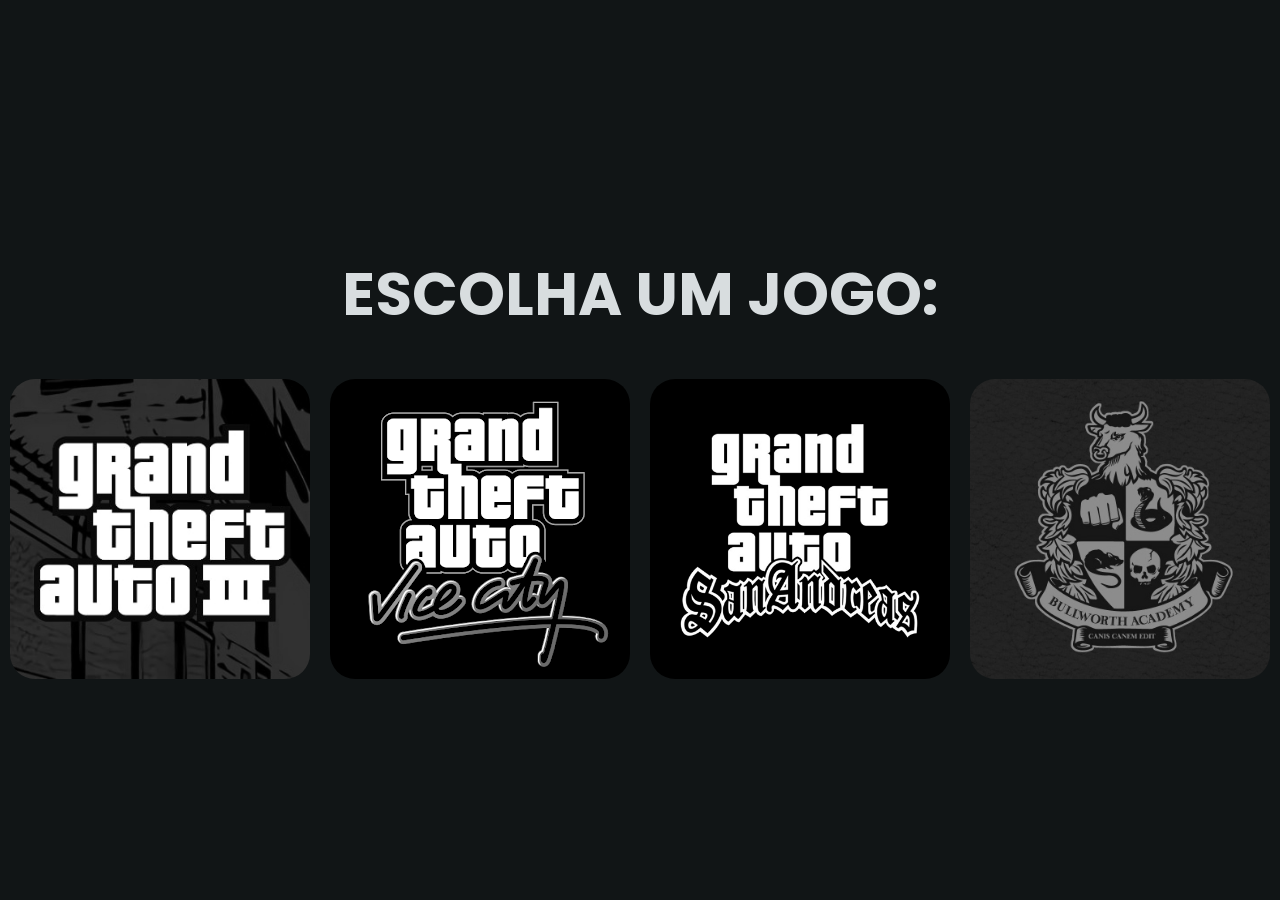
<file: index.html>
<!DOCTYPE html>
<html lang="pt-br">

<head>
    <meta charset="UTF-8">
    <meta name="viewport" content="width=device-width, initial-scale=1.0">
    <title>GTA 3D ERA</title>
    <link rel="stylesheet" href="assets/style/home.css">
    <link rel="shortcut icon" href="assets/images/gta-logos/rockstar-logo.png" type="image/x-icon">
</head>

<body>
    <h1>Escolha um jogo:</h1>
    <ul>
        <li>
            <div>
                <a href="pages/gta3.html"><img src="assets/images/gta-logos/gtaiii.jpeg" alt="" class="gtaiii"></a>
            </div>
        </li>
        <li>
            <div>
                <a href="pages/gta-vice-city.html"><img src="assets/images/gta-logos/gtavc.png" alt="" class="gtavc"></a>
            </div>
        </li>
        <li>
            <div>
                <a href="pages/GTA-sandreas.html"><img src="assets/images/gta-logos/gtasa.png" alt="" class="gtasa"></a>
            </div>
        </li>
        <li>
            <div>
                <a href="pages/bully.html"><img src="assets/images/gta-logos/bully.jpg" alt="" class="bully"></a>
            </div>
        </li>
    </ul>
</body>

</html>
</file>
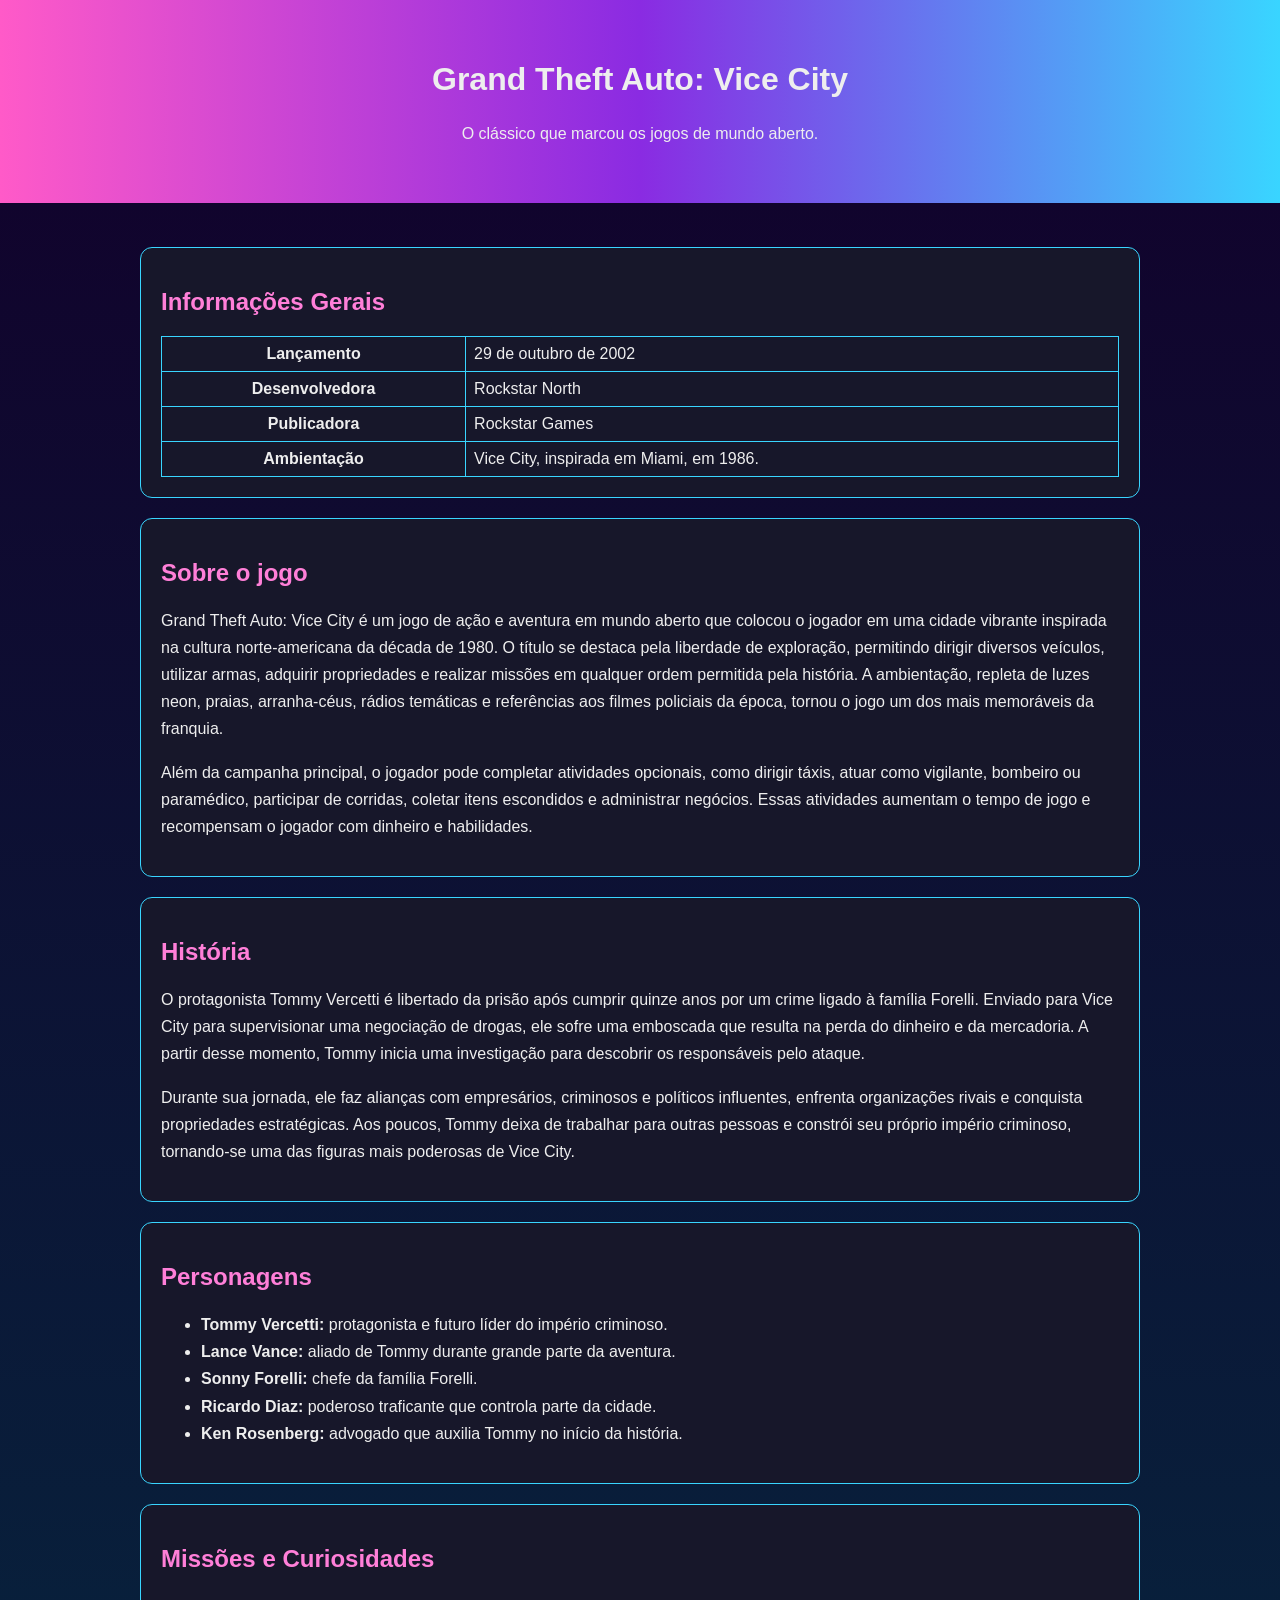
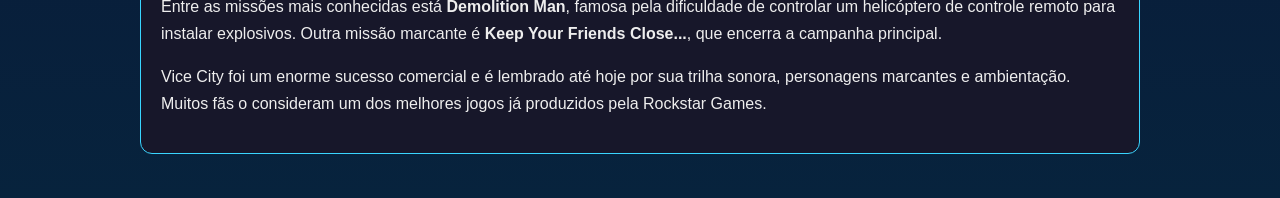
<file: gta-vice-city.html>
<!DOCTYPE html>
<html lang="pt-BR">

<head>
    <meta charset="UTF-8">
    <meta name="viewport" content="width=device-width, initial-scale=1.0">
    <title>GTA Vice City</title>

    <style>
        body {
            margin: 0;
            font-family: Arial, sans-serif;
            background: linear-gradient(#12002b, #07233d);
            color: #eee;
        }

        header {
            padding: 40px;
            text-align: center;
            background: linear-gradient(90deg, #ff5ac8, #8a2be2, #39d5ff);
        }

        main {
            max-width: 1000px;
            margin: auto;
            padding: 24px;
        }

        section {
            background: #17172a;
            margin: 20px 0;
            padding: 20px;
            border-radius: 12px;
            border: 1px solid #39d5ff;
        }

        h2 {
            color: #ff7fd8;
        }

        p,
        li {
            line-height: 1.7;
        }

        table {
            width: 100%;
            border-collapse: collapse;
        }

        td,
        th {
            border: 1px solid #39d5ff;
            padding: 8px;
        }
    </style>
</head>

<body>

    <header>
        <h1>Grand Theft Auto: Vice City</h1>
        <p>O clássico que marcou os jogos de mundo aberto.</p>
    </header>

    <main>

        <section>
            <h2>Informações Gerais</h2>

            <table>
                <tr>
                    <th>Lançamento</th>
                    <td>29 de outubro de 2002</td>
                </tr>
                <tr>
                    <th>Desenvolvedora</th>
                    <td>Rockstar North</td>
                </tr>
                <tr>
                    <th>Publicadora</th>
                    <td>Rockstar Games</td>
                </tr>
                <tr>
                    <th>Ambientação</th>
                    <td>Vice City, inspirada em Miami, em 1986.</td>
                </tr>
            </table>
        </section>

        <section>
            <h2>Sobre o jogo</h2>

            <p>
                Grand Theft Auto: Vice City é um jogo de ação e aventura em mundo aberto que colocou o jogador em uma cidade vibrante inspirada na cultura norte-americana da década de 1980. O título se destaca pela liberdade de exploração, permitindo dirigir diversos veículos, utilizar armas, adquirir propriedades e realizar missões em qualquer ordem permitida pela história. A ambientação, repleta de luzes neon, praias, arranha-céus, rádios temáticas e referências aos filmes policiais da época, tornou o jogo um dos mais memoráveis da franquia.
            </p>

            <p>
                Além da campanha principal, o jogador pode completar atividades opcionais, como dirigir táxis, atuar como vigilante, bombeiro ou paramédico, participar de corridas, coletar itens escondidos e administrar negócios. Essas atividades aumentam o tempo de jogo e recompensam o jogador com dinheiro e habilidades.
            </p>
        </section>

        <section>
            <h2>História</h2>

            <p>
                O protagonista Tommy Vercetti é libertado da prisão após cumprir quinze anos por um crime ligado à família Forelli. Enviado para Vice City para supervisionar uma negociação de drogas, ele sofre uma emboscada que resulta na perda do dinheiro e da mercadoria. A partir desse momento, Tommy inicia uma investigação para descobrir os responsáveis pelo ataque.
            </p>

            <p>
                Durante sua jornada, ele faz alianças com empresários, criminosos e políticos influentes, enfrenta organizações rivais e conquista propriedades estratégicas. Aos poucos, Tommy deixa de trabalhar para outras pessoas e constrói seu próprio império criminoso, tornando-se uma das figuras mais poderosas de Vice City.
            </p>
        </section>

        <section>
            <h2>Personagens</h2>

            <ul>
                <li>
                    <b>Tommy Vercetti:</b> protagonista e futuro líder do império criminoso.
                </li>
                <li>
                    <b>Lance Vance:</b> aliado de Tommy durante grande parte da aventura.
                </li>
                <li>
                    <b>Sonny Forelli:</b> chefe da família Forelli.
                </li>
                <li>
                    <b>Ricardo Diaz:</b> poderoso traficante que controla parte da cidade.
                </li>
                <li>
                    <b>Ken Rosenberg:</b> advogado que auxilia Tommy no início da história.
                </li>
            </ul>
        </section>

        <section>
            <h2>Missões e Curiosidades</h2>

            <p>
                Entre as missões mais conhecidas está <b>Demolition Man</b>, famosa pela dificuldade de controlar um helicóptero de controle remoto para instalar explosivos. Outra missão marcante é <b>Keep Your Friends Close...</b>, que encerra a campanha principal.
            </p>

            <p>
                Vice City foi um enorme sucesso comercial e é lembrado até hoje por sua trilha sonora, personagens marcantes e ambientação. Muitos fãs o consideram um dos melhores jogos já produzidos pela Rockstar Games.
            </p>
        </section>

    </main>

</body>

</html>
</file>
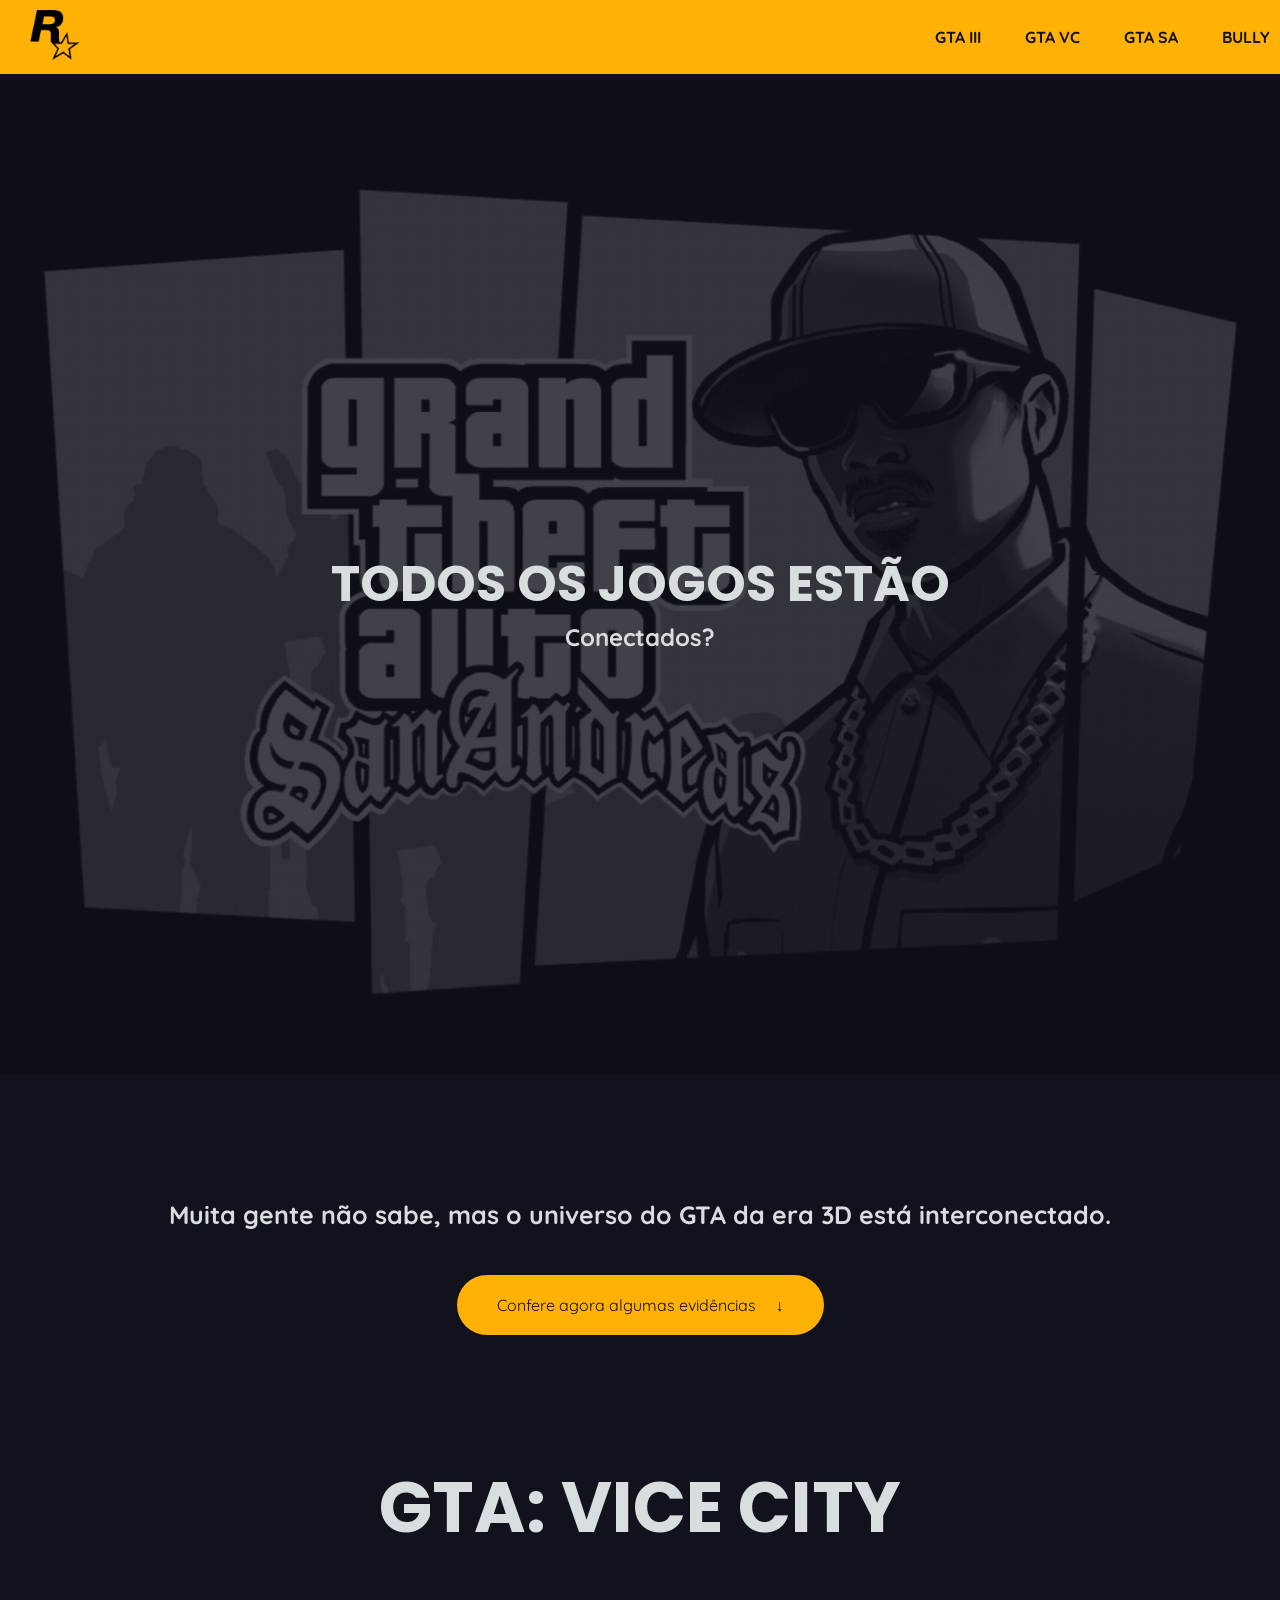
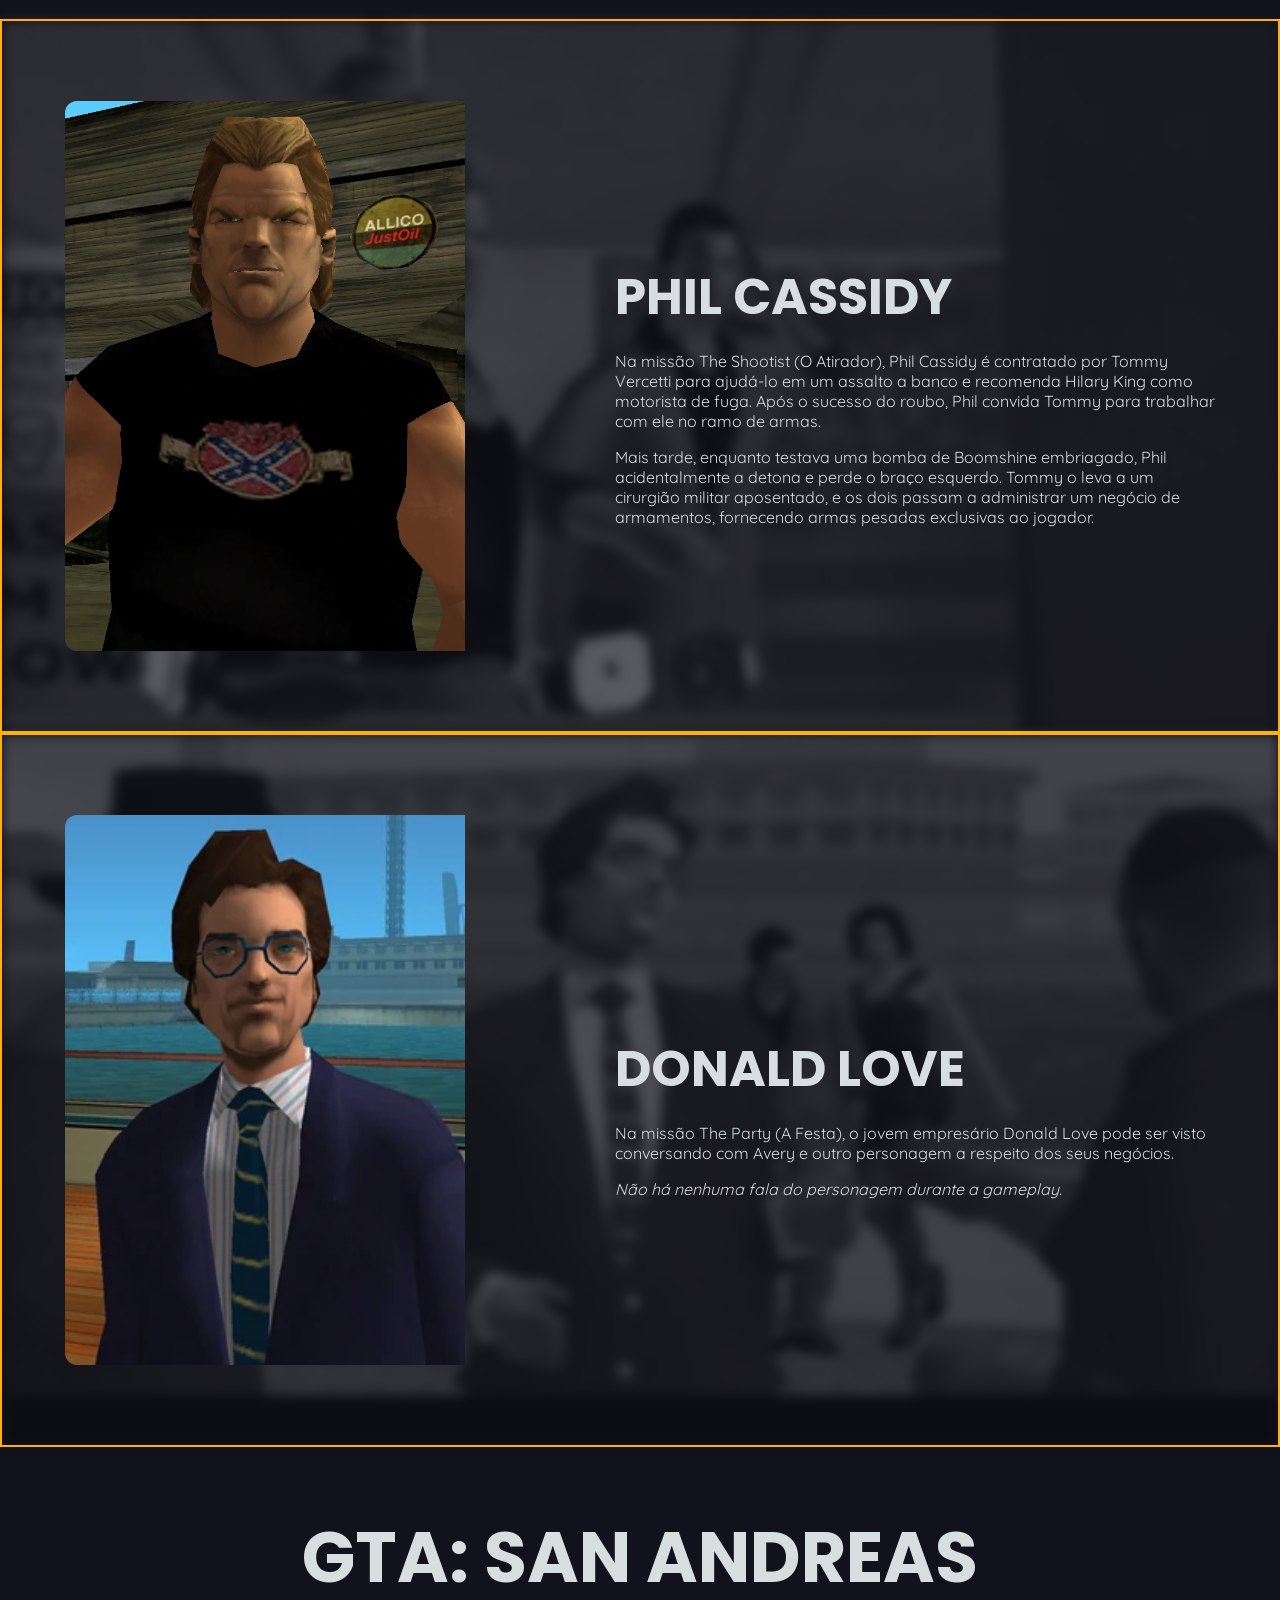
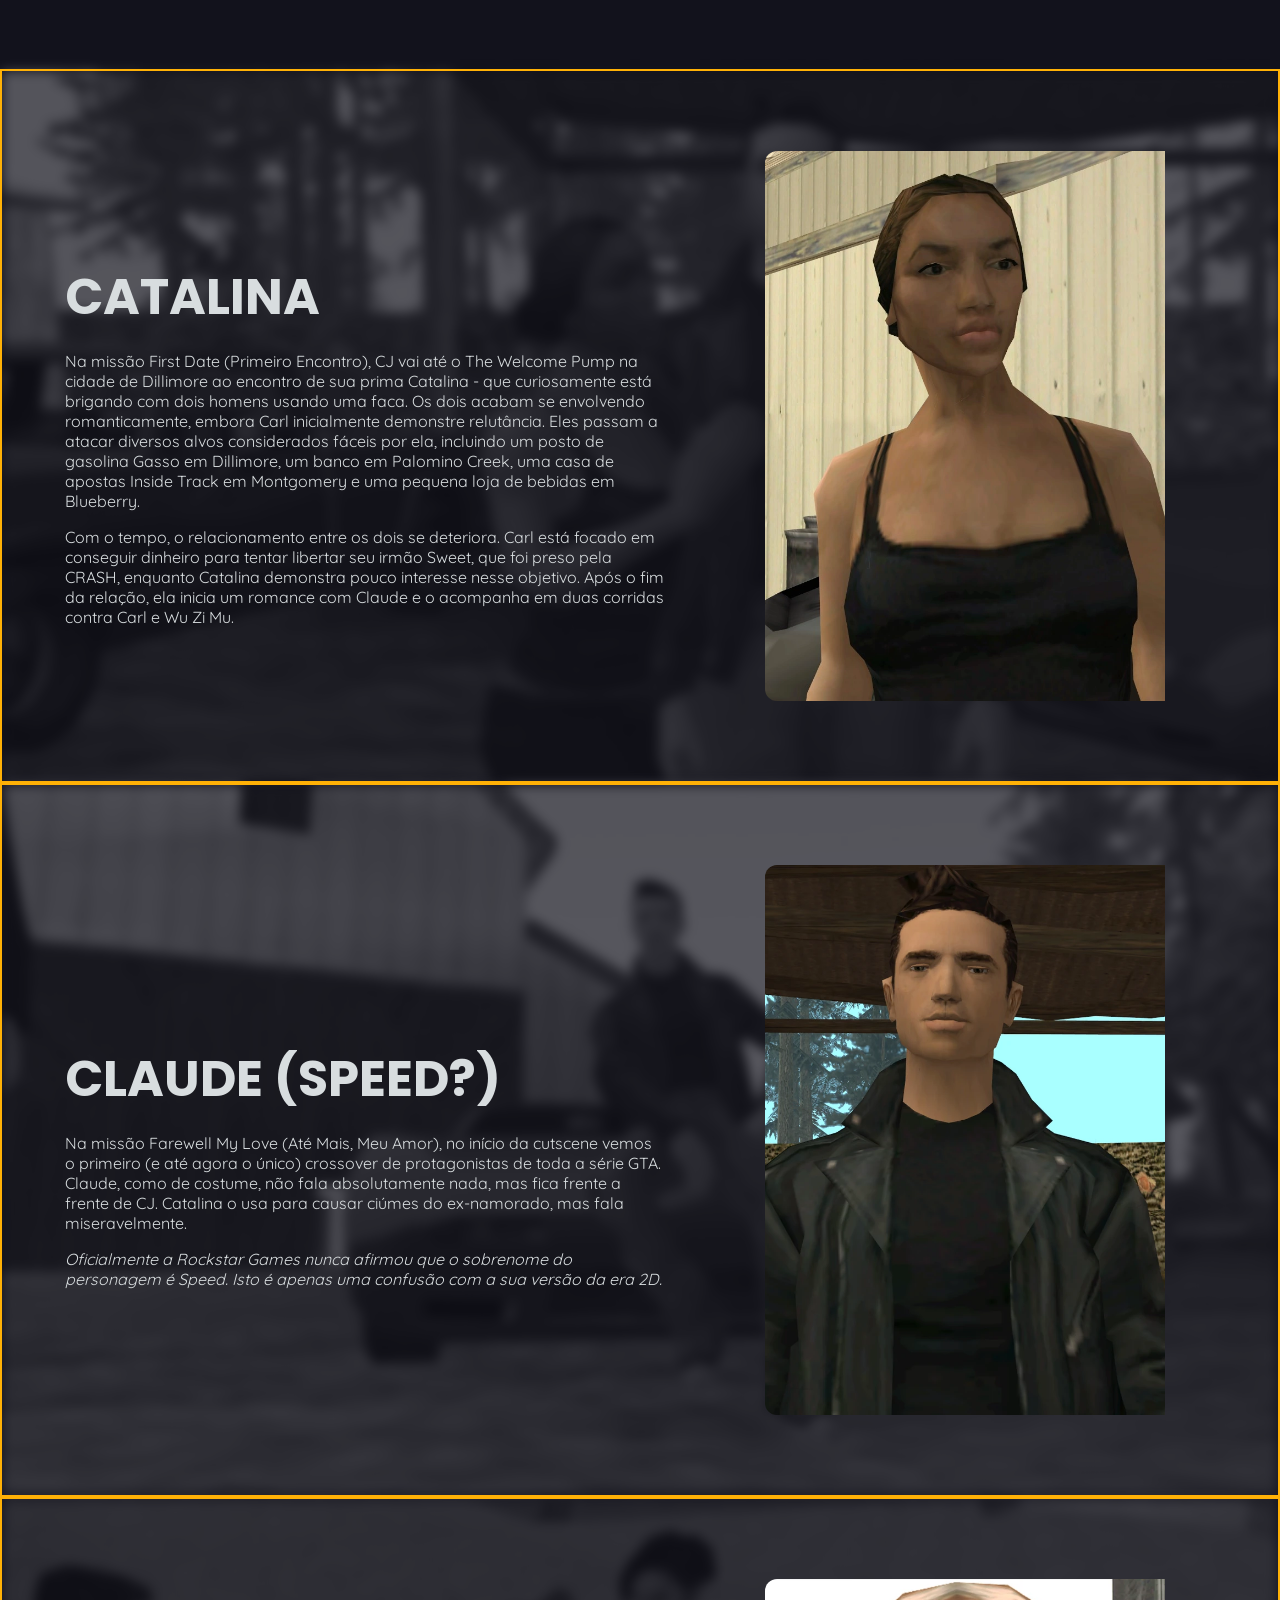
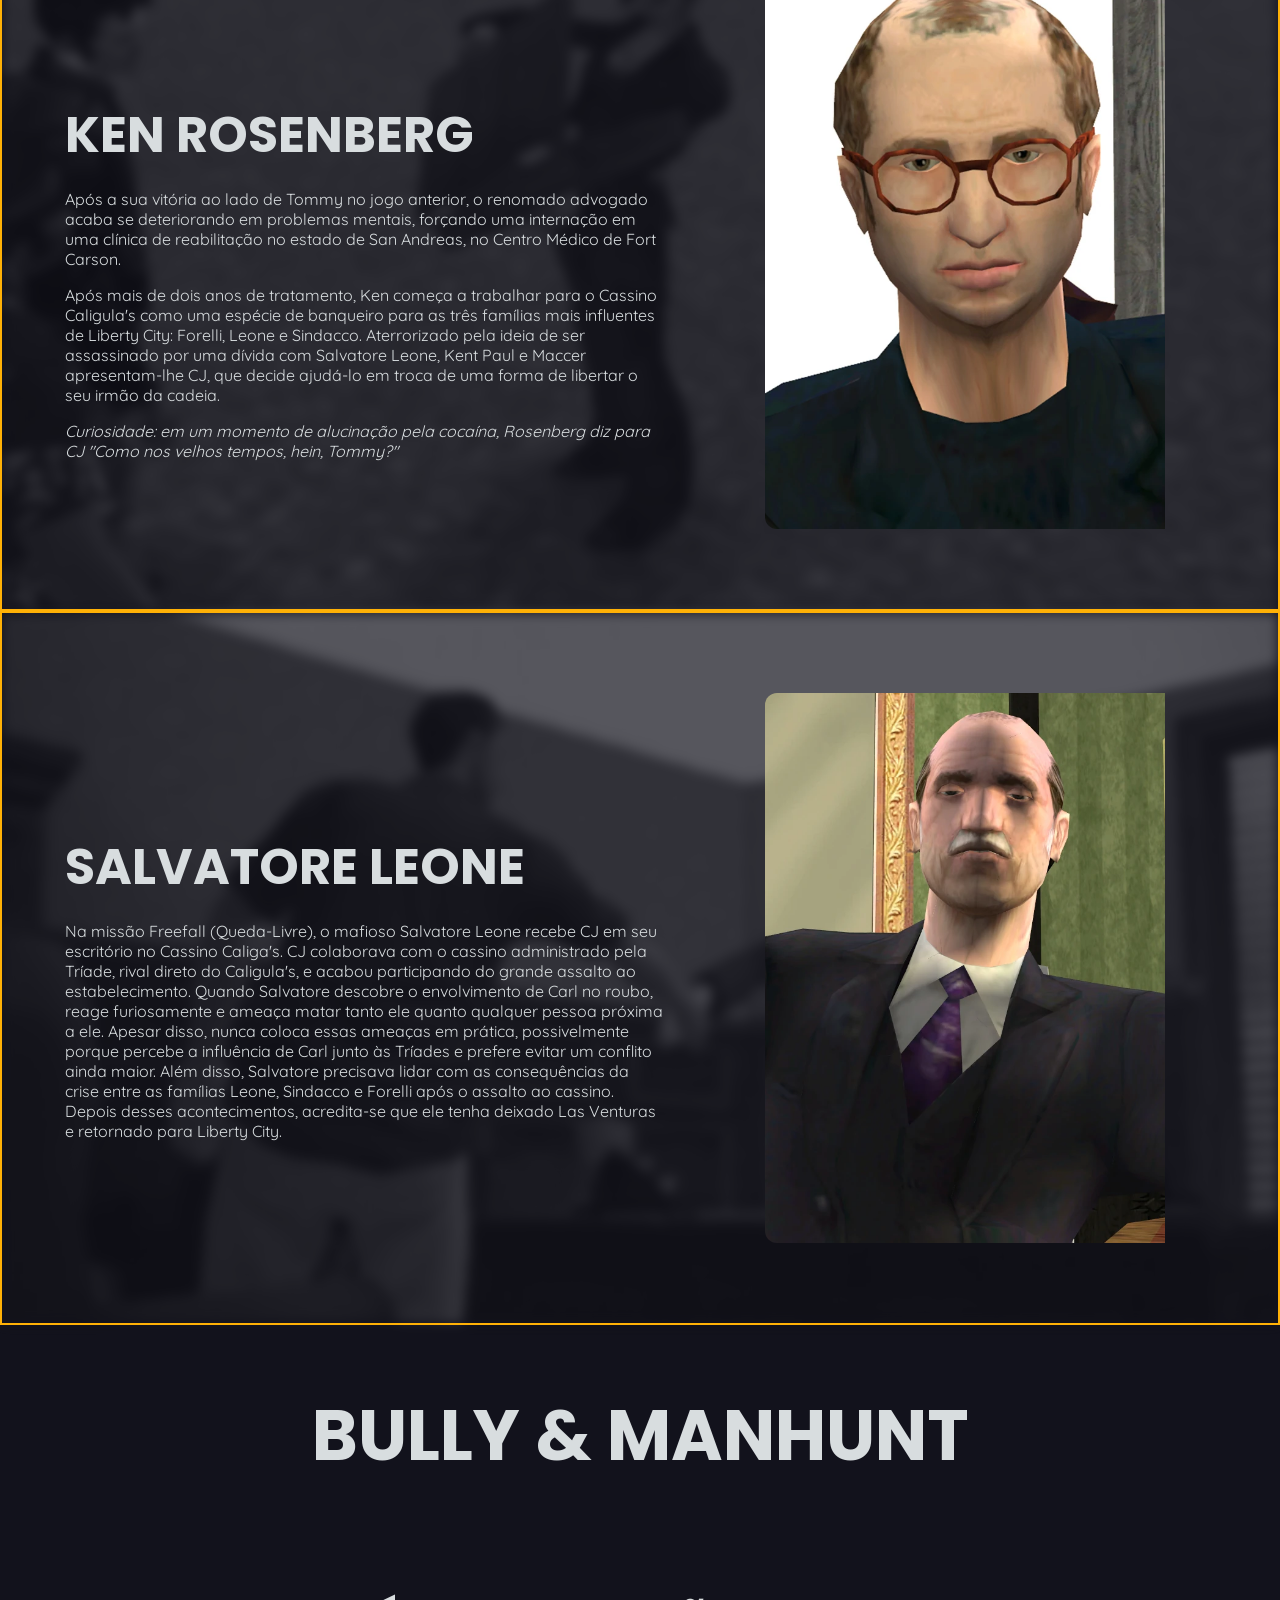
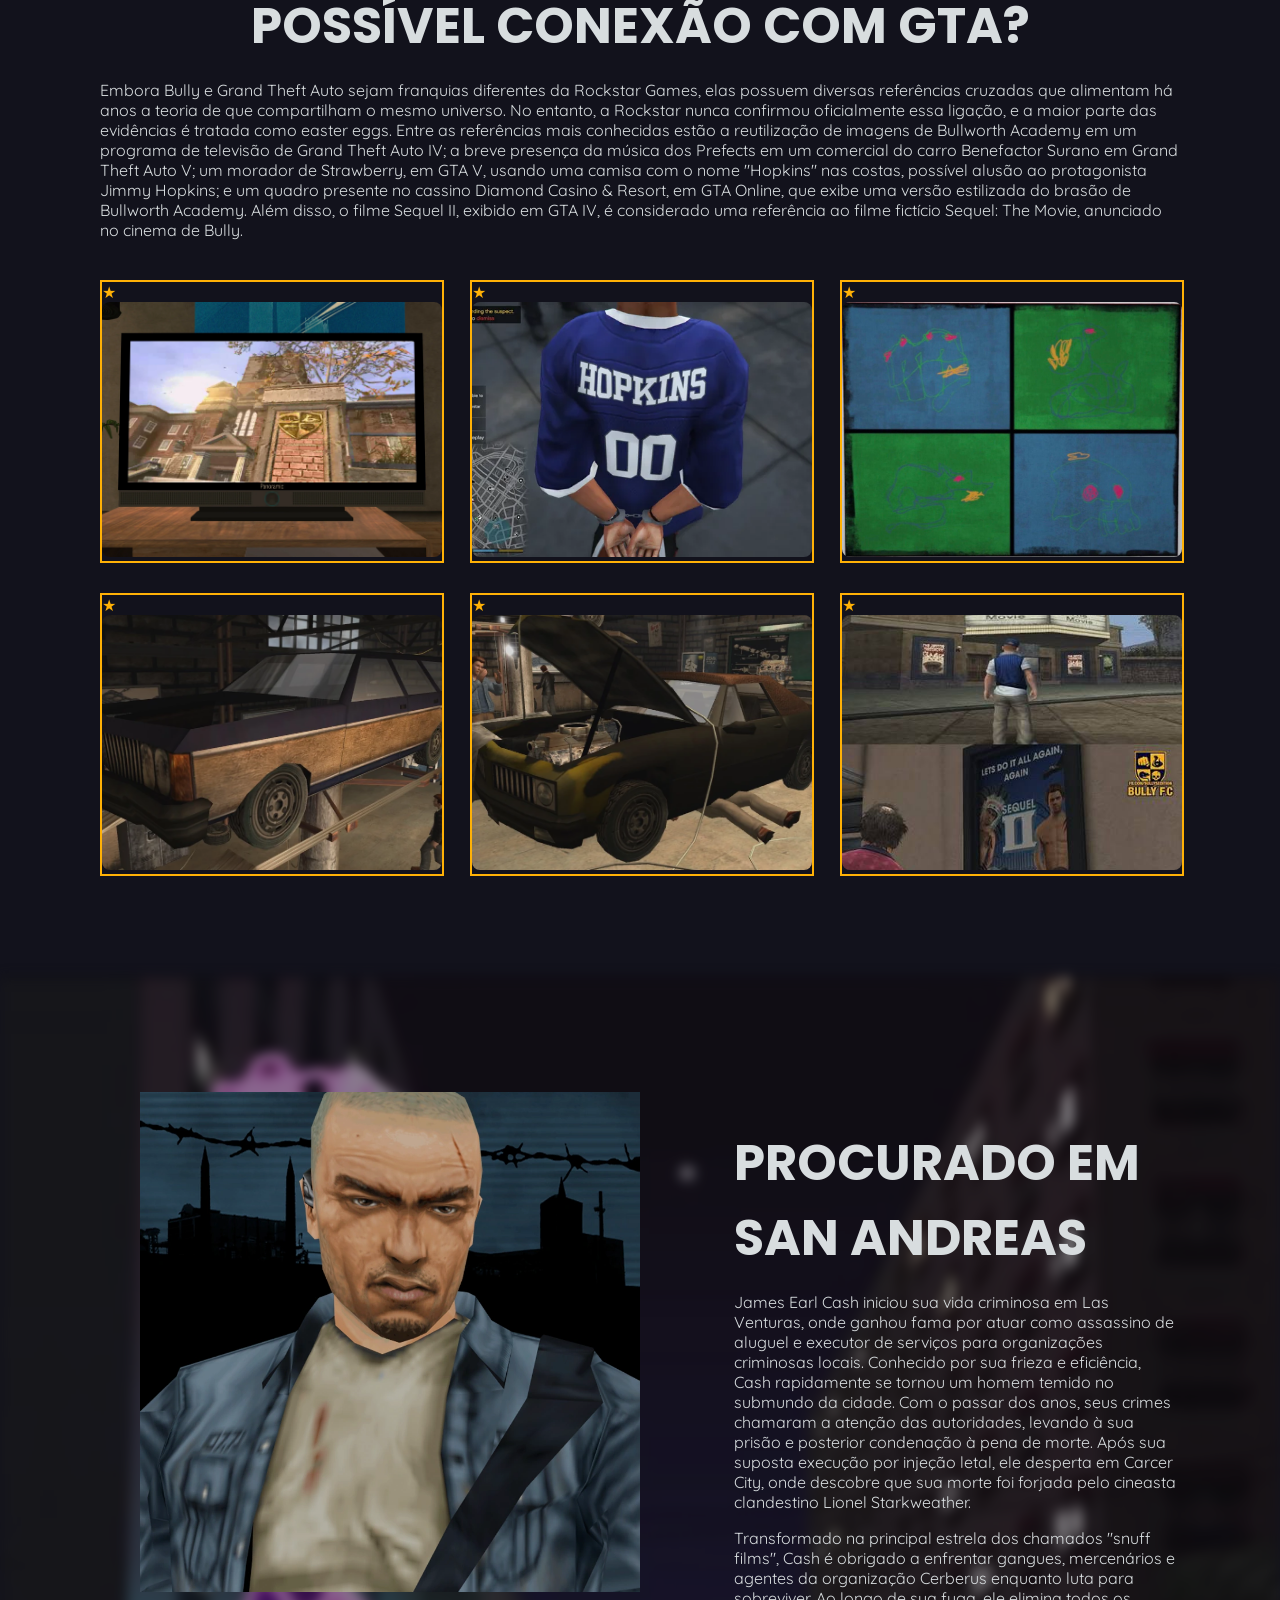
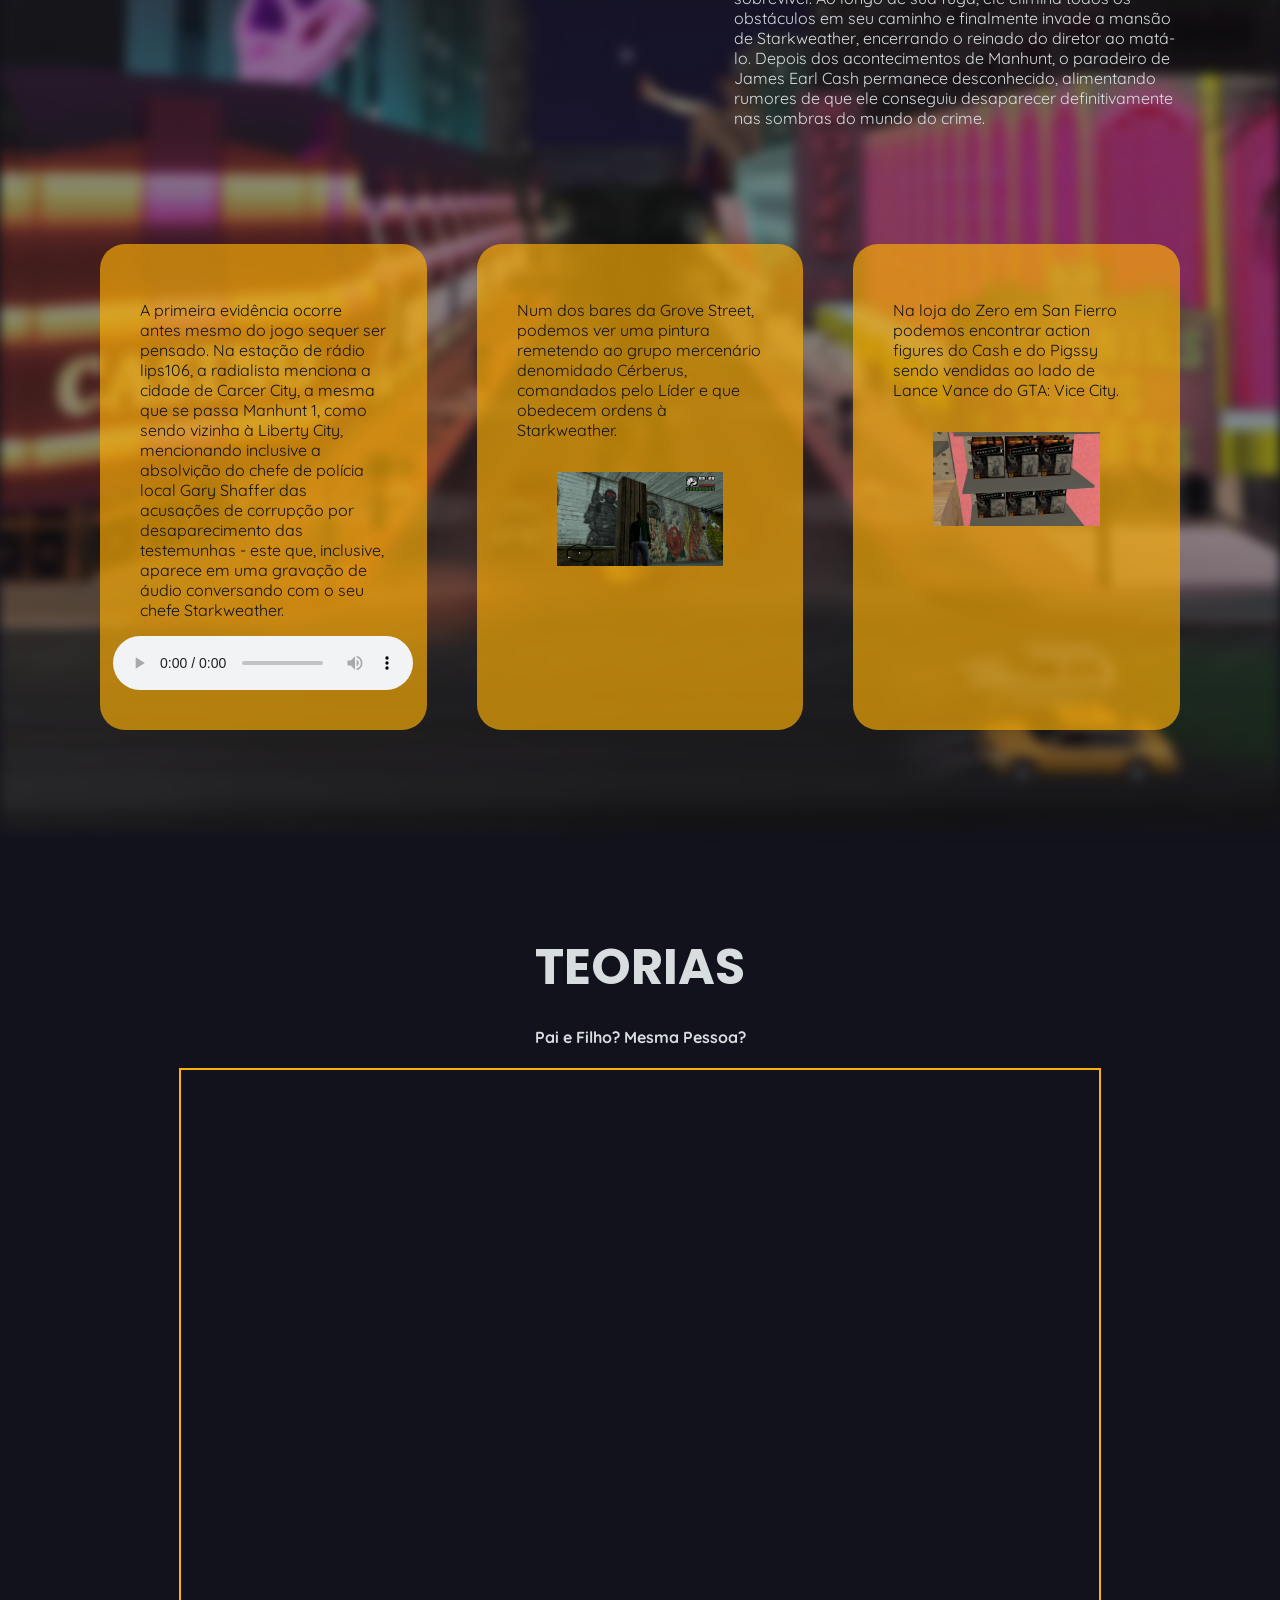
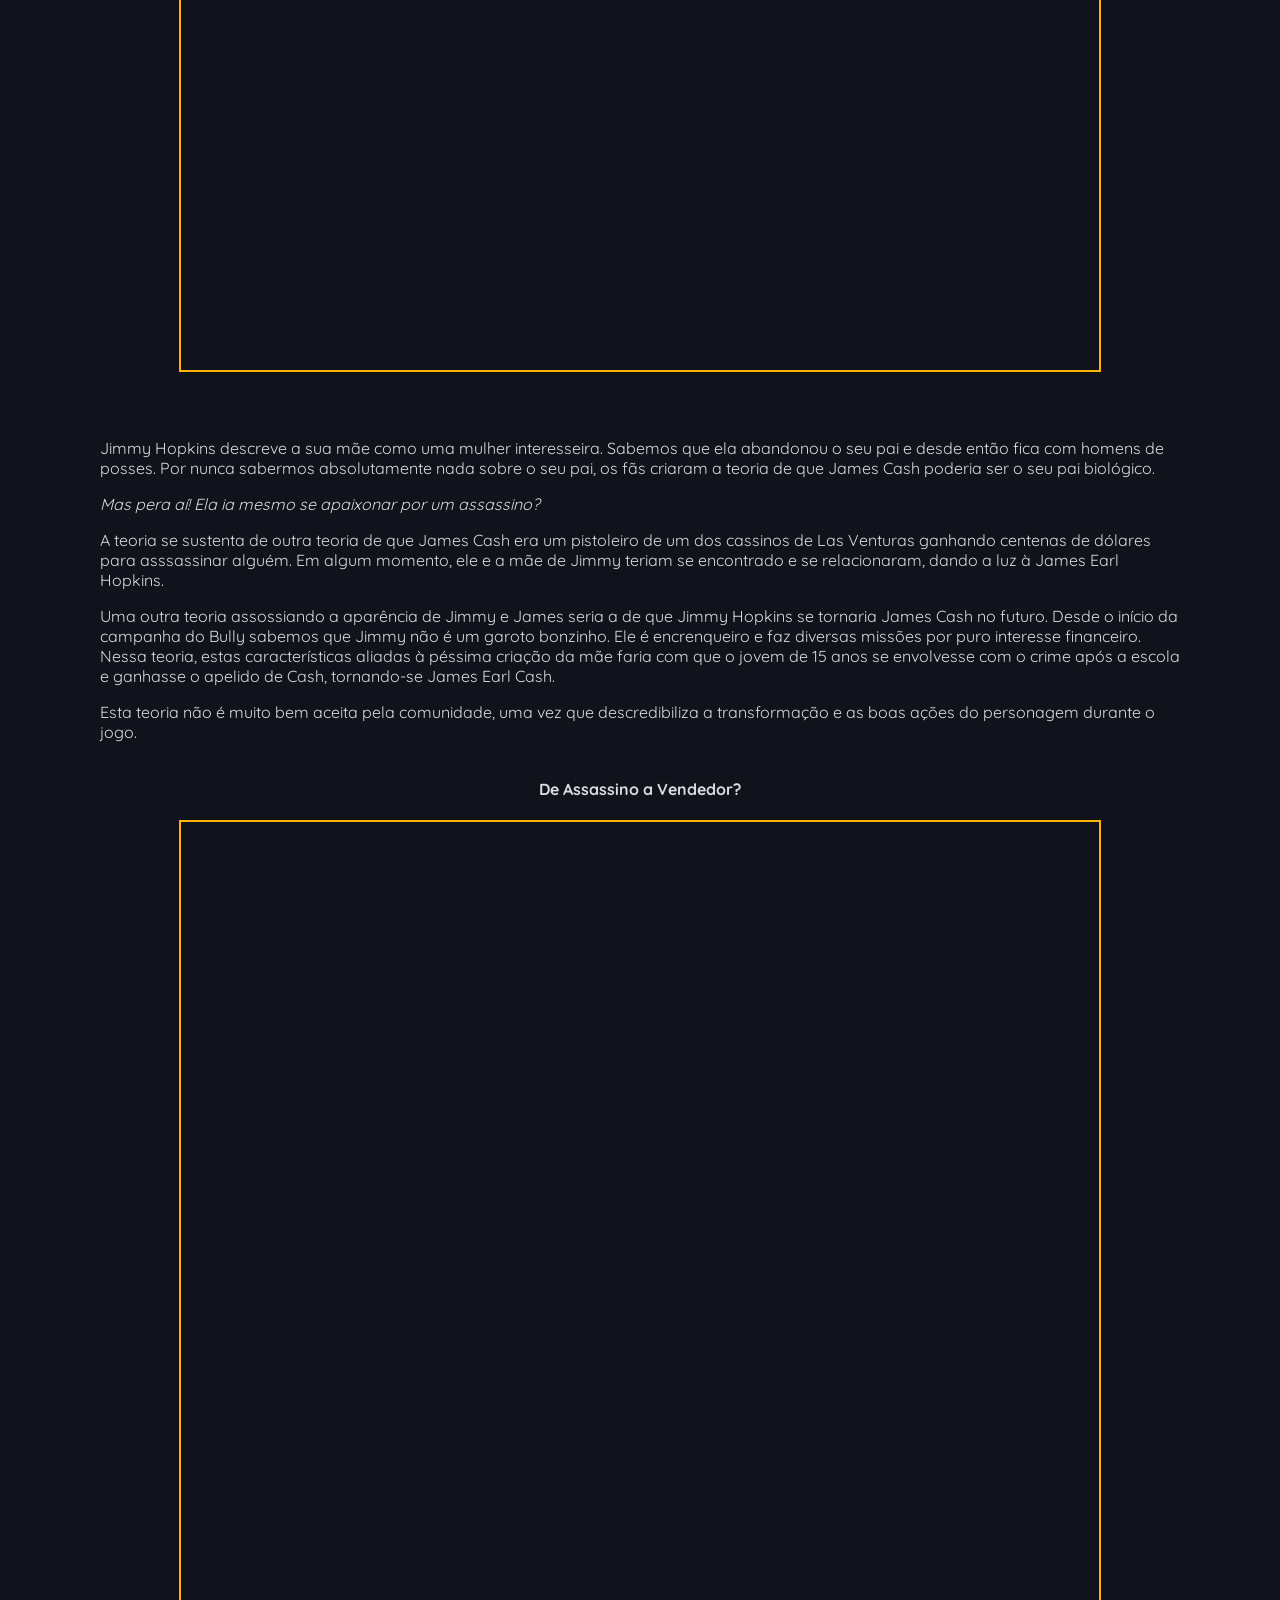
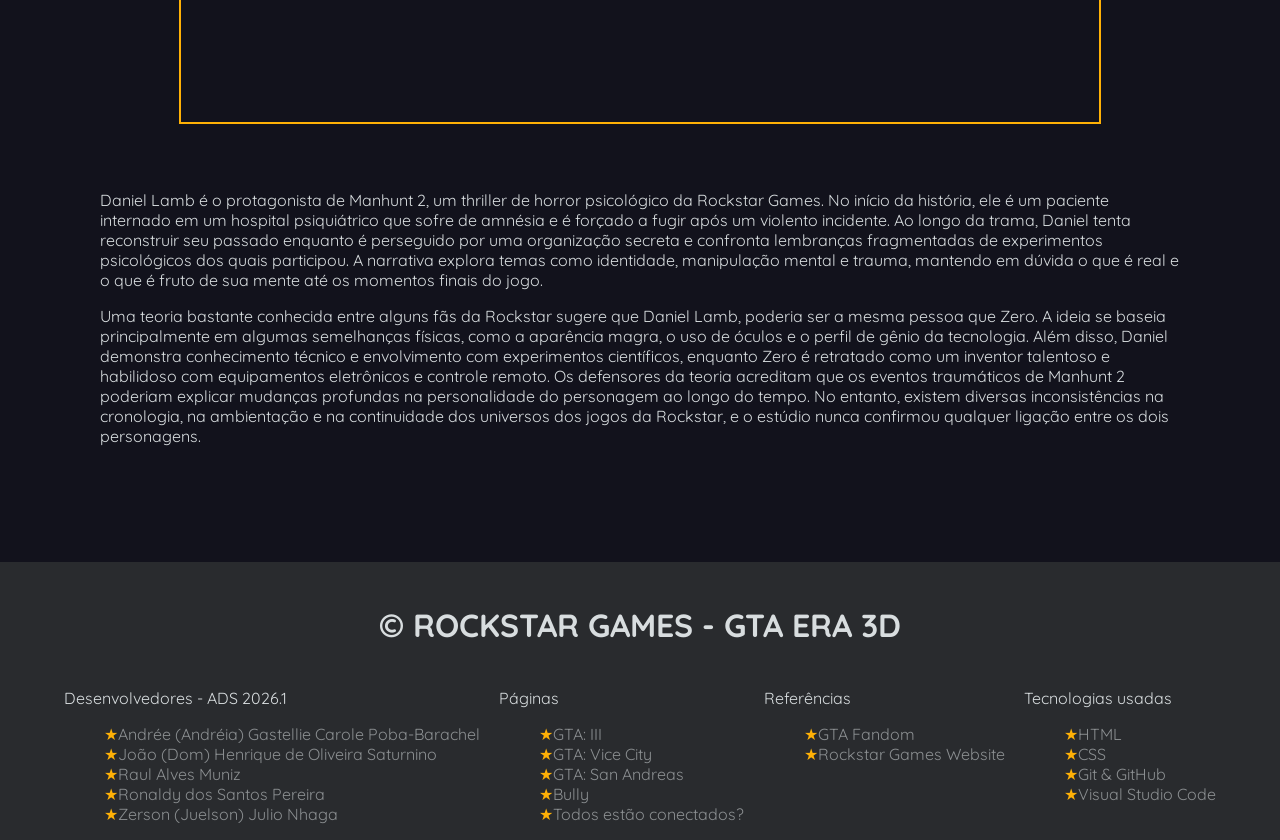
<file: pages/conectados.html>
<!DOCTYPE html>
<html lang="pt-br">

<head>
    <meta charset="UTF-8">
    <meta name="viewport" content="width=device-width, initial-scale=1.0">
    <title>GTA ERA 3D | Todos os jogos estão conectados?</title>
    <link rel="stylesheet" href="../assets/style/backup.css">
    <link rel="shortcut icon" href="../assets/images/gta-logos/rockstar-logo.png" type="image/x-icon">
</head>

<body>
    <header>
        <nav class="menu">
            <a href="../index.html"><img src="../assets/images/gta-logos/rockstar-logo.png" alt="" class="rockstar"></a>
            <ul>
                <li><a href="gta3.html">GTA III</a></li>
                <li><a href="gta-vice-city.html">GTA VC</a></li>
                <li><a href="GTA-sandreas.html">GTA SA</a></li>
                <li><a href="bully.html">BULLY</a></li>
            </ul>
        </nav>
    </header>
    <section class="presentation">
        <div class="banner">
            <div class="backgroundBanner"></div>
            <h3>Todos os jogos estão</h3>
            <h1>Conectados?</h1>
        </div>
        <div class="cta">
            <p>Muita gente não sabe, mas o universo do GTA da era 3D está interconectado.</p>
            <a href="#vc" class="start">Confere agora algumas evidências</a>
        </div>
    </section>
    <main>
        <section class="vice-city" id="vc">
            <h2>GTA: Vice City</h2>
            <section class="cassidy">
                <div class="background"></div>
                <figure><img src="../assets/images/characters/PhilCassidy-GTAVC.jpg" alt=""></figure>
                <div>
                    <h3>Phil Cassidy</h3>
                    <p>Na missão The Shootist (O Atirador), Phil Cassidy é contratado por
                        Tommy Vercetti para ajudá-lo em um assalto a banco e recomenda Hilary King como motorista de
                        fuga. Após o sucesso do roubo, Phil convida Tommy para trabalhar com ele no ramo de armas.</p>
                    <p>Mais tarde, enquanto testava uma bomba de Boomshine embriagado, Phil acidentalmente a detona e
                        perde o braço esquerdo. Tommy o leva a um cirurgião militar aposentado, e os dois passam a
                        administrar um negócio de armamentos, fornecendo armas pesadas exclusivas ao jogador.</p>
                </div>
            </section>
            <section class="donaldlove">
                <div class="background"></div>
                <figure><img src="../assets/images/characters/DonaldLove.jpg" alt=""></figure>
                <div>
                    <h3>Donald Love</h3>
                    <p>Na missão The Party (A Festa), o jovem empresário Donald Love pode ser visto conversando com
                        Avery e outro personagem a respeito dos seus negócios.</p>
                    <cite>Não há nenhuma fala do personagem durante a gameplay.</cite>
                </div>
            </section>
        </section>
        <section class="san-andreas">
            <h2>GTA: San Andreas</h2>
            <section class="catalina">
                <div class="background"></div>
                <figure><img src="../assets/images/characters/Catalina-GTASA.jpg" alt=""></figure>
                <div>
                    <h3>Catalina</h3>
                    <p>Na missão First Date (Primeiro Encontro), CJ vai até o The Welcome Pump na cidade de Dillimore ao
                        encontro de sua prima Catalina - que curiosamente está brigando com dois homens usando uma faca.
                        Os dois acabam se envolvendo romanticamente, embora Carl inicialmente demonstre relutância.
                        Eles passam a atacar diversos alvos considerados fáceis por ela, incluindo um posto de
                        gasolina Gasso em Dillimore, um banco em Palomino Creek, uma casa de apostas Inside Track em
                        Montgomery e uma pequena loja de bebidas em Blueberry.
                    </p>
                    <p>Com o tempo, o relacionamento entre os dois se deteriora. Carl está focado em conseguir dinheiro
                        para tentar libertar seu irmão Sweet, que foi preso pela CRASH, enquanto Catalina demonstra
                        pouco
                        interesse nesse objetivo. Após o fim da relação, ela inicia um romance com Claude e o acompanha
                        em duas corridas contra Carl e Wu Zi Mu.</p>
                </div>
            </section>
            <section class="claude">
                <div class="background"></div>
                <figure><img src="../assets/images/characters/Claude-GTASA.jpg" alt=""></figure>
                <div>
                    <h3>Claude (Speed?)</h3>
                    <p>Na missão Farewell My Love (Até Mais, Meu Amor), no início da cutscene vemos o primeiro (e até
                        agora o único) crossover de protagonistas de toda a série GTA. Claude, como de costume, não fala
                        absolutamente nada, mas fica frente a frente de CJ. Catalina o usa para causar ciúmes do
                        ex-namorado, mas fala miseravelmente.</p>
                    <cite>Oficialmente a Rockstar Games nunca afirmou que o sobrenome do personagem é Speed. Isto é
                        apenas uma confusão com a sua versão da era 2D.</cite>
                </div>
            </section>
            <section class="kenrosenberg">
                <div class="background"></div>
                <figure><img src="../assets/images/characters/KenRosenberg-GTASA.jpg" alt=""></figure>
                <div>
                    <h3>Ken Rosenberg</h3>
                    <p>Após a sua vitória ao lado de Tommy no jogo anterior, o renomado advogado acaba se deteriorando
                        em problemas mentais, forçando uma internação em uma clínica de reabilitação no estado de San
                        Andreas, no Centro Médico de Fort Carson.</p>
                    <p>Após mais de dois anos de tratamento, Ken começa a trabalhar para o Cassino Caligula's como uma
                        espécie de banqueiro para as três famílias mais influentes de Liberty City: Forelli, Leone e
                        Sindacco. Aterrorizado pela ideia de ser assassinado por uma dívida com Salvatore Leone, Kent
                        Paul e Maccer apresentam-lhe CJ, que decide ajudá-lo em troca de uma forma de libertar o seu
                        irmão da cadeia.</p>
                    <cite>Curiosidade: em um momento de alucinação pela cocaína, Rosenberg diz para CJ "Como nos velhos
                        tempos, hein, Tommy?"</cite>
                </div>
            </section>
            <section class="leone">
                <div class="background"></div>
                <figure><img src="../assets/images/characters/SalvatoreLeone-GTASA.jpg" alt=""></figure>
                <div>
                    <h3>Salvatore Leone</h3>
                    <p>Na missão Freefall (Queda-Livre), o mafioso Salvatore Leone recebe CJ em seu escritório no
                        Cassino Caliga's. CJ colaborava com o cassino administrado pela Tríade, rival direto do
                        Caligula's, e acabou participando do grande assalto ao estabelecimento. Quando Salvatore
                        descobre o envolvimento de Carl no roubo, reage furiosamente e ameaça matar tanto ele quanto
                        qualquer pessoa próxima a ele. Apesar disso, nunca coloca essas ameaças em prática,
                        possivelmente porque percebe a influência de Carl junto às Tríades e prefere evitar um conflito
                        ainda maior. Além disso, Salvatore precisava lidar com as consequências da crise entre as
                        famílias Leone, Sindacco e Forelli após o assalto ao cassino. Depois desses acontecimentos,
                        acredita-se que ele tenha deixado Las Venturas e retornado para Liberty City.</p>
                </div>
            </section>
        </section>
        <section id="b&m">
            <h2 class="bully-manhunt">Bully & Manhunt</h2>
            <section class="bully">
                <h3>Possível conexão com GTA?</h3>
                <p>Embora Bully e Grand Theft Auto sejam franquias diferentes da Rockstar Games, elas possuem diversas
                    referências cruzadas que alimentam há anos a teoria de que compartilham o mesmo universo. No
                    entanto, a Rockstar nunca confirmou oficialmente essa ligação, e a maior parte das evidências é
                    tratada como easter eggs. Entre as referências mais conhecidas estão a reutilização de imagens de
                    Bullworth Academy em um programa de televisão de Grand Theft Auto IV; a breve presença da música dos
                    Prefects em um comercial do carro Benefactor Surano em Grand Theft Auto V; um morador de Strawberry,
                    em GTA V, usando uma camisa com o nome "Hopkins" nas costas, possível alusão ao protagonista Jimmy
                    Hopkins; e um quadro presente no cassino Diamond Casino & Resort, em GTA Online, que exibe uma
                    versão estilizada do brasão de Bullworth Academy. Além disso, o filme Sequel II, exibido em GTA IV,
                    é considerado uma referência ao filme fictício Sequel: The Movie, anunciado no cinema de Bully.</p>
                <ul>
                    <li><img src="../assets/images/references/bullworth.jpg" alt=""></li>
                    <li><img src="../assets/images/references/hopkins shirt.png" alt=""></li>
                    <li><img src="../assets/images/references/grandtheftauto_2918103_650x.png" alt=""></li>
                    <li><img src="../assets/images/references/Bully-FordCountrySquire-Front.jpg" alt=""></li>
                    <li><img src="../assets/images/references/Bully-Oldsmobile-Front.jpg" alt=""></li>
                    <li><img src="../assets/images/references/sequel film.jpeg" alt=""></li>
                </ul>
            </section>
            <section class="manhunt">
                <div class="background"></div>

                <figure class="banner-cash">
                </figure>
                <div class="content">
                    <figure><img src="../assets/images/characters/james cash fanart.jpg" alt="" class="cash"></figure>
                    <div>
                        <h3>Procurado em san andreas</h3>
                        <p>James Earl Cash iniciou sua vida criminosa em Las Venturas, onde ganhou fama por atuar como
                            assassino de aluguel e executor de serviços para organizações criminosas locais. Conhecido
                            por
                            sua frieza e eficiência, Cash rapidamente se tornou um homem temido no submundo da cidade.
                            Com o
                            passar dos anos, seus crimes chamaram a atenção das autoridades, levando à sua prisão e
                            posterior condenação à pena de morte. Após sua suposta execução por injeção letal, ele
                            desperta
                            em Carcer City, onde descobre que sua morte foi forjada pelo cineasta clandestino Lionel
                            Starkweather.
                        </p>
                        <p>Transformado na principal estrela dos chamados "snuff films", Cash é obrigado
                            a
                            enfrentar gangues, mercenários e agentes da organização Cerberus enquanto luta para
                            sobreviver. Ao longo de sua fuga, ele elimina todos os obstáculos em seu caminho e
                            finalmente
                            invade a mansão de Starkweather, encerrando o reinado do diretor ao matá-lo. Depois dos
                            acontecimentos de Manhunt, o paradeiro de James Earl Cash permanece desconhecido,
                            alimentando
                            rumores de que ele conseguiu desaparecer definitivamente nas sombras do mundo do crime.</p>
                    </div>
                </div>
                <div class="grid-manhunt">
                    <div>
                        <p>A primeira evidência ocorre antes mesmo do jogo sequer ser pensado. Na estação de rádio
                            lips106,
                            a
                            radialista menciona a cidade de Carcer City, a mesma que se passa Manhunt 1, como sendo
                            vizinha
                            à
                            Liberty City, mencionando inclusive a absolvição do chefe de polícia local Gary Shaffer das
                            acusações de corrupção por desaparecimento das testemunhas - este que, inclusive, aparece em
                            uma
                            gravação de áudio conversando com o seu chefe Starkweather.</p>
                        <audio
                            src="../assets/audio/GTA III Lips 106 Carcer City Reference - MrDown2Business (youtube).mp3"
                            controls style="border-radius: 20px;"></audio>
                    </div>
                    <div>
                        <p>Num dos bares da Grove Street, podemos ver uma pintura remetendo ao grupo mercenário
                            denomidado
                            Cérberus, comandados pelo Líder e que obedecem ordens à Starkweather.</p>
                        <figure class="locals">
                            <img src="../assets/images/references/cerberus.jpeg" alt="">
                        </figure>
                    </div>
                    <div>
                        <p>Na loja do Zero em San Fierro podemos encontrar action figures do Cash e do Pigssy sendo
                            vendidas
                            ao
                            lado de Lance Vance do GTA: Vice City.</p>
                        <figure class="locals">
                            <img src="../assets/images/references/Manhunt-GTASA-ZeroRC.jpg" alt="">
                        </figure>
                    </div>
                </div>
            </section>
            <section class="theories">
                <h3>Teorias</h3>
                <section class="dad-son">
                    <h4>Pai e Filho? Mesma Pessoa?</h4>
                    <div>
                        <iframe width="560" height="315"
                            src="https://www.youtube.com/embed/KTeiCP82udM?si=Z6zEQdsFRsTzs4N1&amp;start=129"
                            title="YouTube video player" frameborder="0"
                            allow="accelerometer; autoplay; clipboard-write; encrypted-media; gyroscope; picture-in-picture; web-share"
                            referrerpolicy="strict-origin-when-cross-origin" allowfullscreen></iframe>
                        <div>
                            <p>Jimmy Hopkins descreve a sua mãe como uma mulher interesseira. Sabemos que ela abandonou
                                o seu
                                pai e
                                desde então fica com homens de posses. Por nunca sabermos absolutamente nada sobre o seu
                                pai, os
                                fãs
                                criaram a teoria de que James Cash poderia ser o seu pai biológico.</p>
                            <cite>Mas pera aí! Ela ia mesmo se apaixonar por um assassino?</cite>
                            <p>A teoria se sustenta de outra teoria de que James Cash era um pistoleiro de um dos
                                cassinos de
                                Las
                                Venturas ganhando centenas de dólares para asssassinar alguém. Em algum momento, ele e a
                                mãe de
                                Jimmy teriam se encontrado e se relacionaram, dando a luz à James Earl Hopkins.</p>
                            <p>Uma outra teoria assossiando a aparência de Jimmy e James seria a de que Jimmy Hopkins se
                                tornaria James Cash no futuro. Desde o início da campanha do Bully sabemos que Jimmy não
                                é um
                                garoto bonzinho. Ele é encrenqueiro e faz diversas missões por puro interesse
                                financeiro. Nessa
                                teoria, estas características aliadas à péssima criação da mãe faria com que o jovem de
                                15 anos
                                se envolvesse com o crime após a escola e ganhasse o apelido de Cash, tornando-se James
                                Earl
                                Cash.</p>
                            <p>Esta teoria não é muito bem aceita pela comunidade, uma vez que descredibiliza a
                                transformação e
                                as boas ações do personagem durante o jogo.</p>
                        </div>
                    </div>
                </section>
                <section class="daniel-zero">
                    <h4>De Assassino a Vendedor?</h4>

                    <div class="content">
                        <iframe width="560" height="315"
                            src="https://www.youtube.com/embed/LndJuAJZUFw?si=LRKXsd3PcPskrhVB"
                            title="YouTube video player" frameborder="0"
                            allow="accelerometer; autoplay; clipboard-write; encrypted-media; gyroscope; picture-in-picture; web-share"
                            referrerpolicy="strict-origin-when-cross-origin" allowfullscreen></iframe>
                        <div>
                            <p>Daniel Lamb é o protagonista de Manhunt 2, um thriller de horror psicológico da
                                Rockstar Games. No início da história, ele é um paciente internado em um hospital
                                psiquiátrico que sofre de amnésia e é forçado a fugir após um violento incidente. Ao
                                longo da trama, Daniel tenta reconstruir seu passado enquanto é perseguido por uma
                                organização secreta e confronta lembranças fragmentadas de experimentos psicológicos dos
                                quais participou. A narrativa explora temas como identidade, manipulação mental e
                                trauma, mantendo em dúvida o que é real e o que é fruto de sua mente até os momentos
                                finais do jogo.
                            </p>
                            <p>Uma teoria bastante conhecida entre alguns fãs da Rockstar sugere que Daniel Lamb,
                                poderia
                                ser a mesma pessoa que Zero. A ideia se baseia principalmente em
                                algumas semelhanças físicas, como a aparência magra, o uso de óculos e o perfil de gênio
                                da
                                tecnologia. Além disso, Daniel demonstra conhecimento técnico e envolvimento com
                                experimentos científicos, enquanto Zero é retratado como um inventor talentoso e
                                habilidoso
                                com equipamentos eletrônicos e controle remoto. Os defensores da teoria acreditam que os
                                eventos traumáticos de Manhunt 2 poderiam explicar mudanças profundas na personalidade
                                do
                                personagem ao longo do tempo. No entanto, existem diversas inconsistências na
                                cronologia, na
                                ambientação e na continuidade dos universos dos jogos da Rockstar, e o estúdio nunca
                                confirmou qualquer ligação entre os dois personagens.
                            </p>
                        </div>
                    </div>
                </section>
            </section>
        </section>
    </main>
    <footer>
        <h4>&copy <a href="https://www.rockstargames.com/">Rockstar Games</a> - GTA Era 3D</h4>
        <div>
            <div class="credits">
                <p>Desenvolvedores - ADS 2026.1</p>
                <ul>
                    <li>Andrée (Andréia) Gastellie Carole Poba-Barachel</li>
                    <li>João (Dom) Henrique de Oliveira Saturnino</li>
                    <li>Raul Alves Muniz</li>
                    <li>Ronaldy dos Santos Pereira</li>
                    <li>Zerson (Juelson) Julio Nhaga</li>
                </ul>
            </div>
            <div class="footer-nav">
                <p>Páginas</p>
                <ul>
                    <!-- <li><a href="../index.html">Inicio</a></li> -->
                    <li><a href="gta3.html">GTA: III</a></li>
                    <li><a href="gta-vice-city.html">GTA: Vice City</a></li>
                    <li><a href="GTA-sandreas.html">GTA: San Andreas</a></li>
                    <li><a href="bully.html">Bully</a></li>
                    <li><a href="conectados.html">Todos estão conectados?</a></li>
                </ul>
            </div>
            <div class="wiki">
                <p>Referências</p>
                <ul>
                    <li><a href="https://gta.fandom.com/wiki/Main_Page">GTA Fandom</a></li>
                    <li><a href="https://www.rockstargames.com/">Rockstar Games Website</a></li>
                </ul>
            </div>
            <div class="technologies">
                <p>Tecnologias usadas</p>
                <ul>
                    <li>HTML</li>
                    <li>CSS</li>
                    <li>Git & GitHub</li>
                    <li>Visual Studio Code</li>
                </ul>
            </div>
        </div>
    </footer>
</body>

</html>
</file>
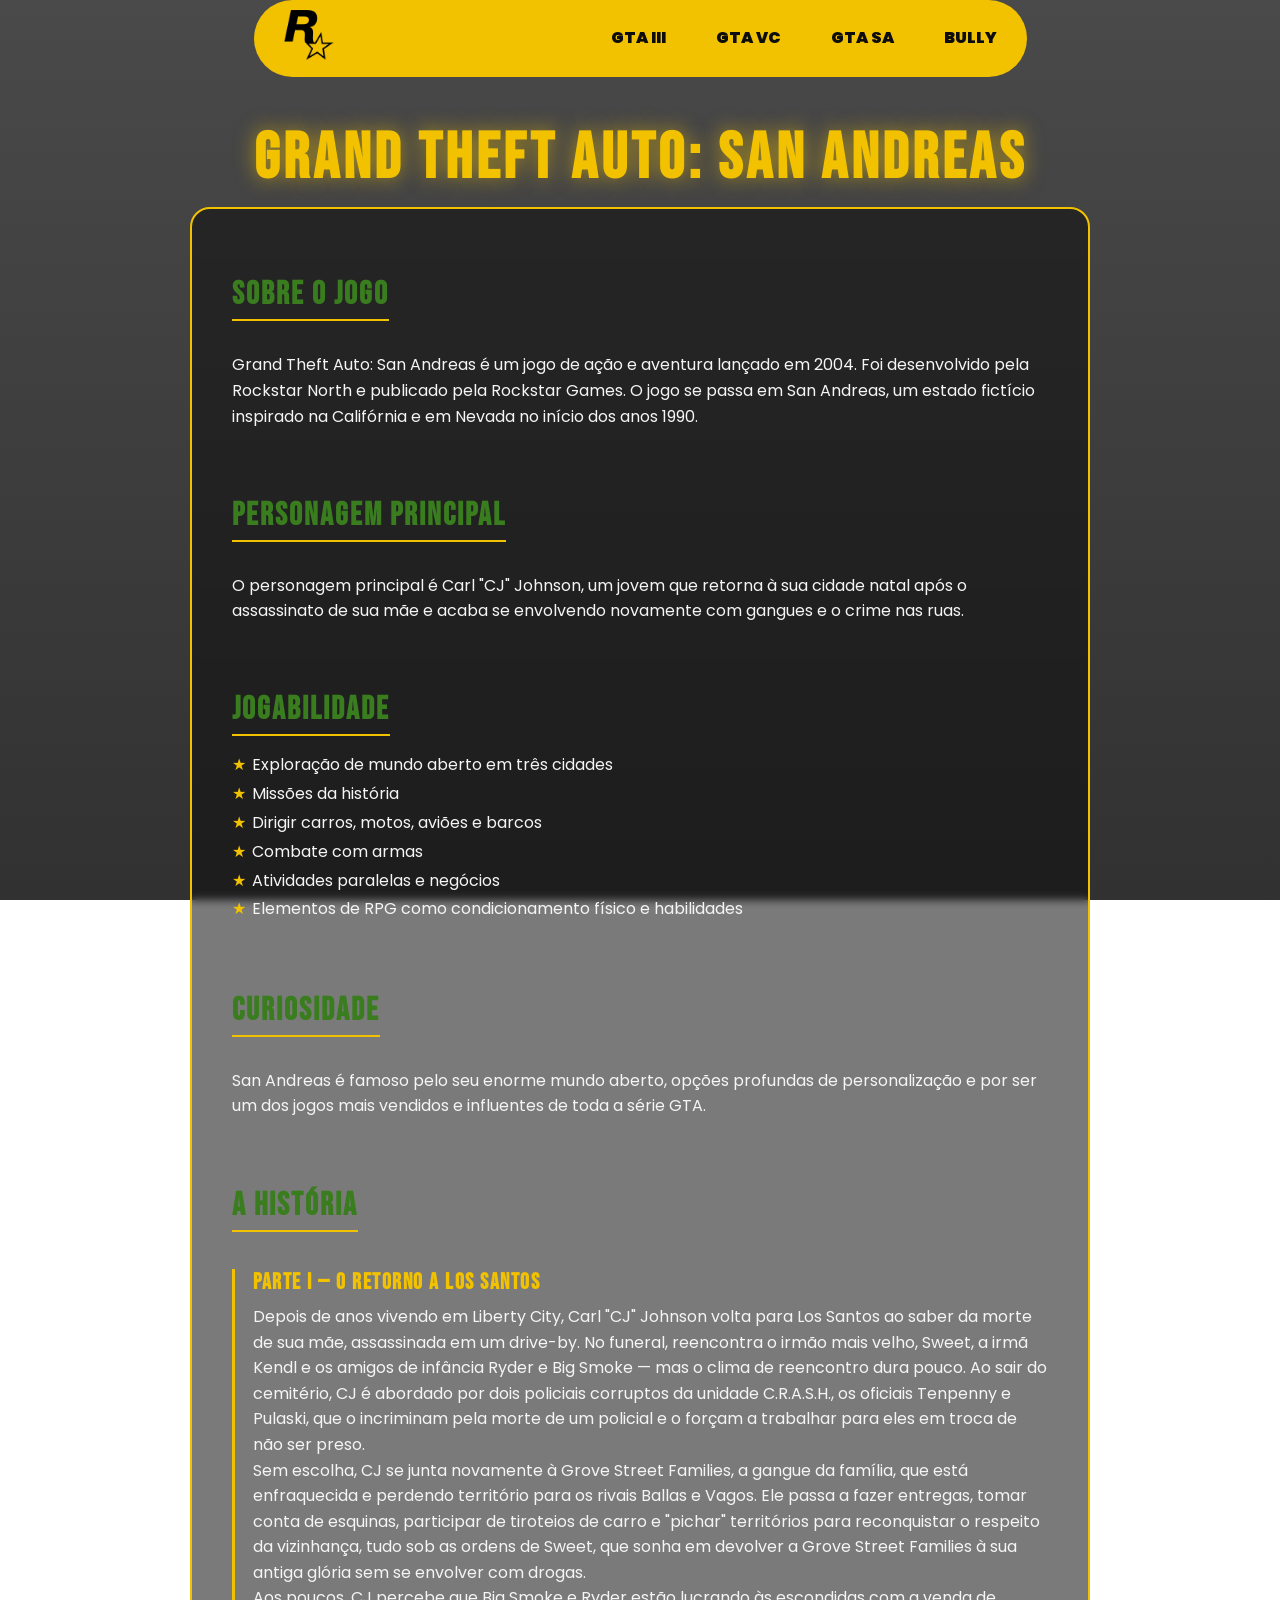
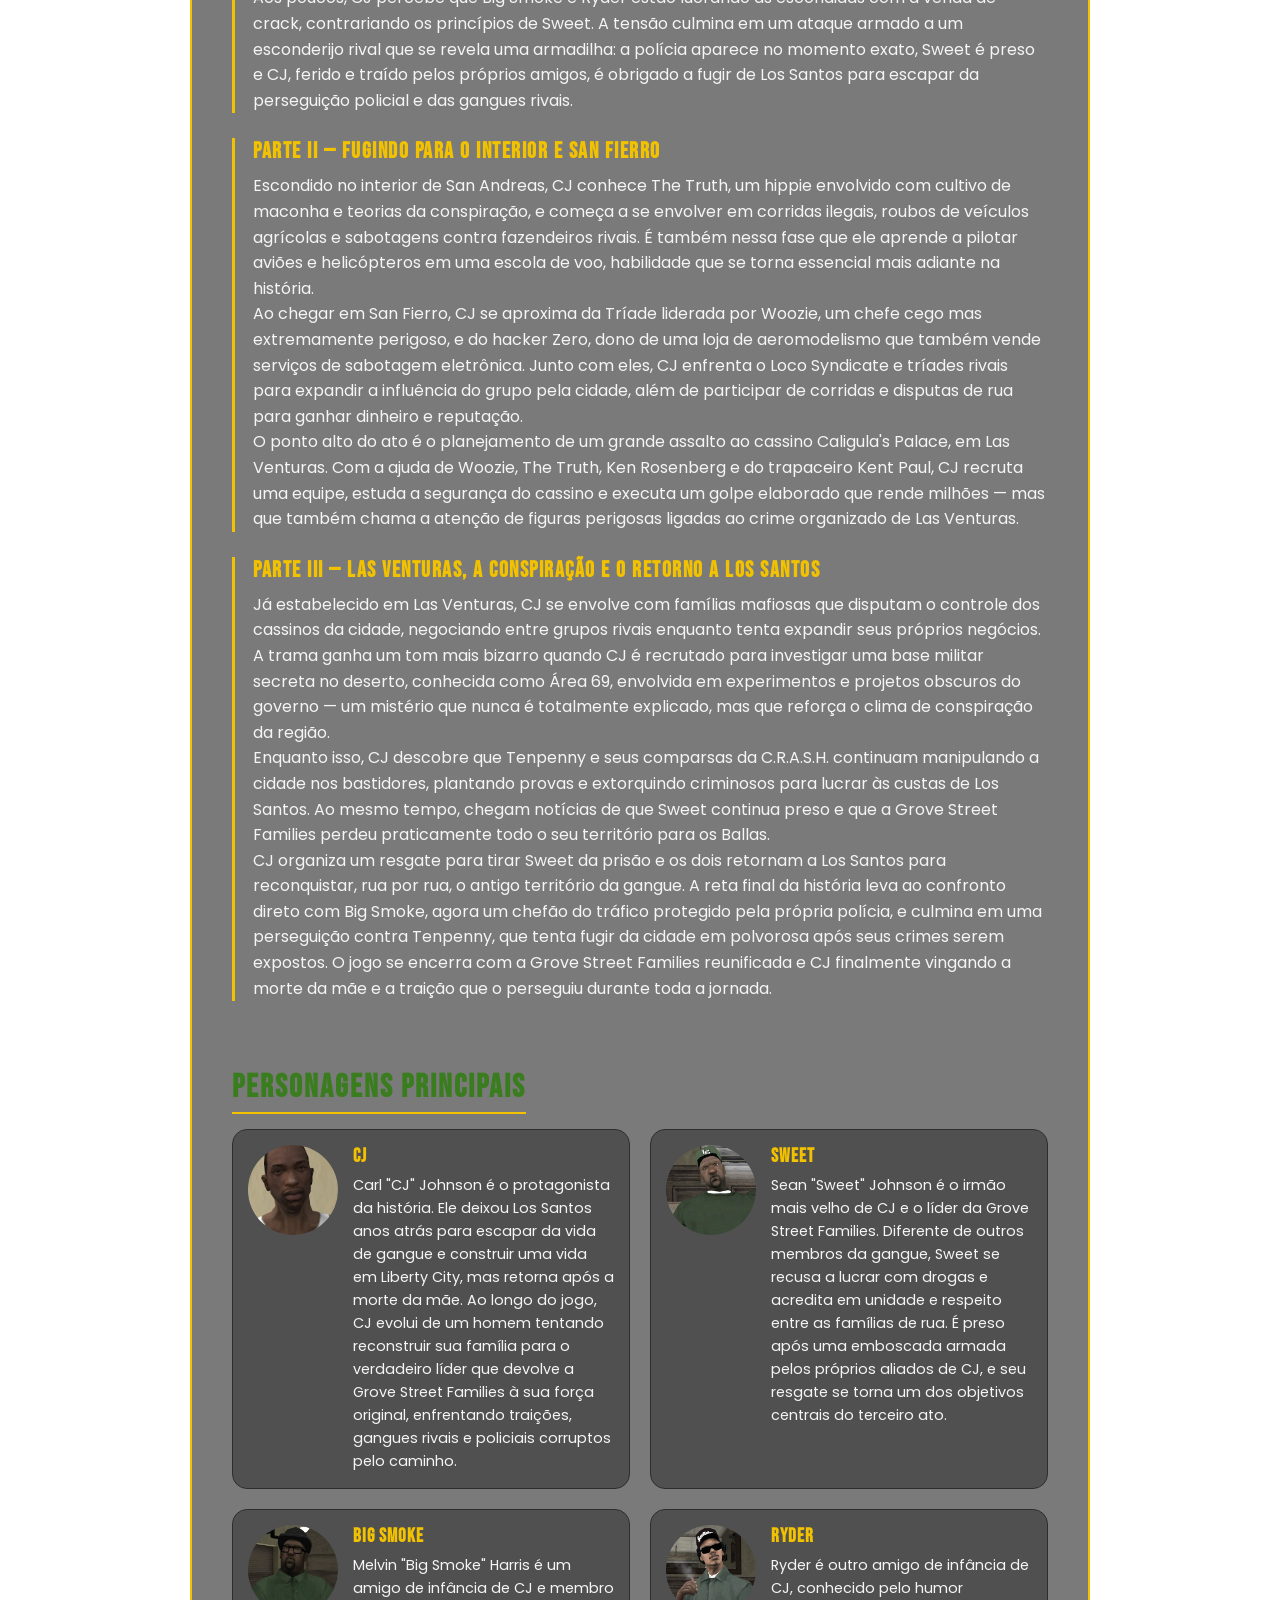
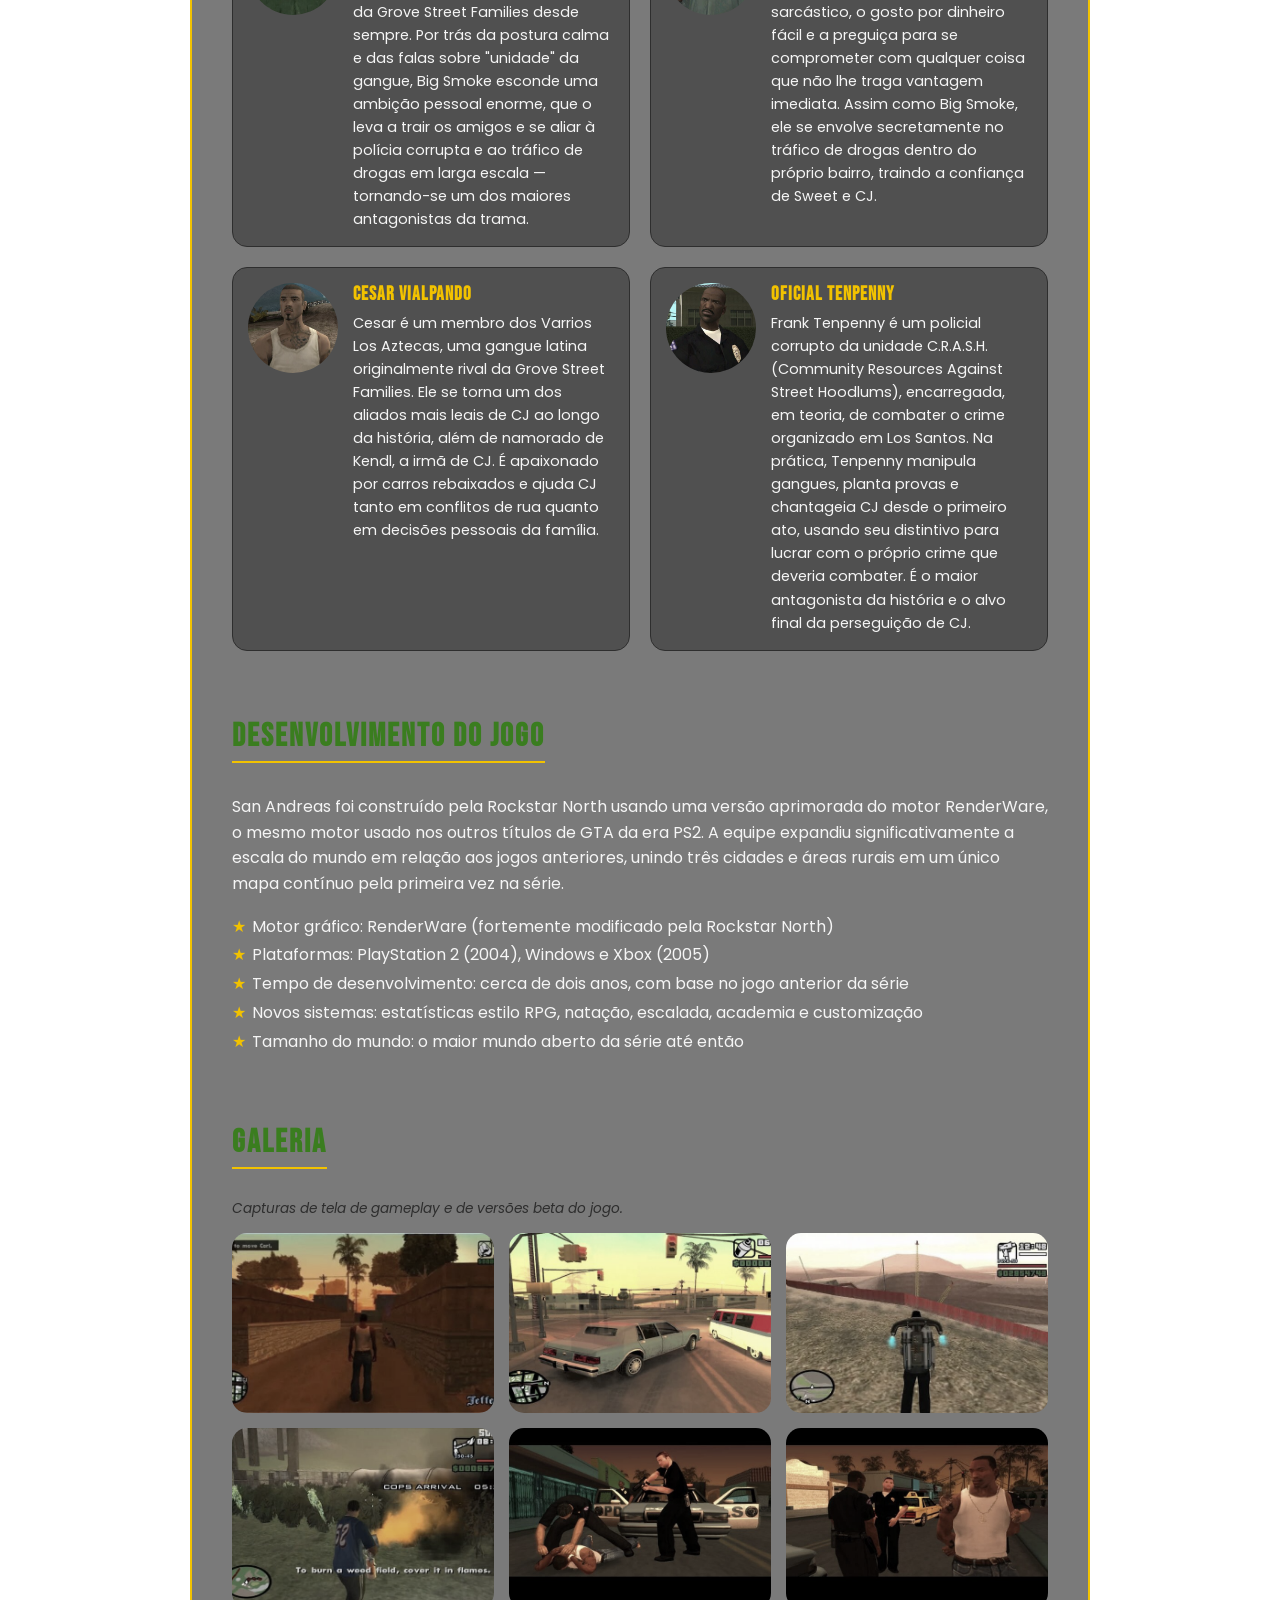
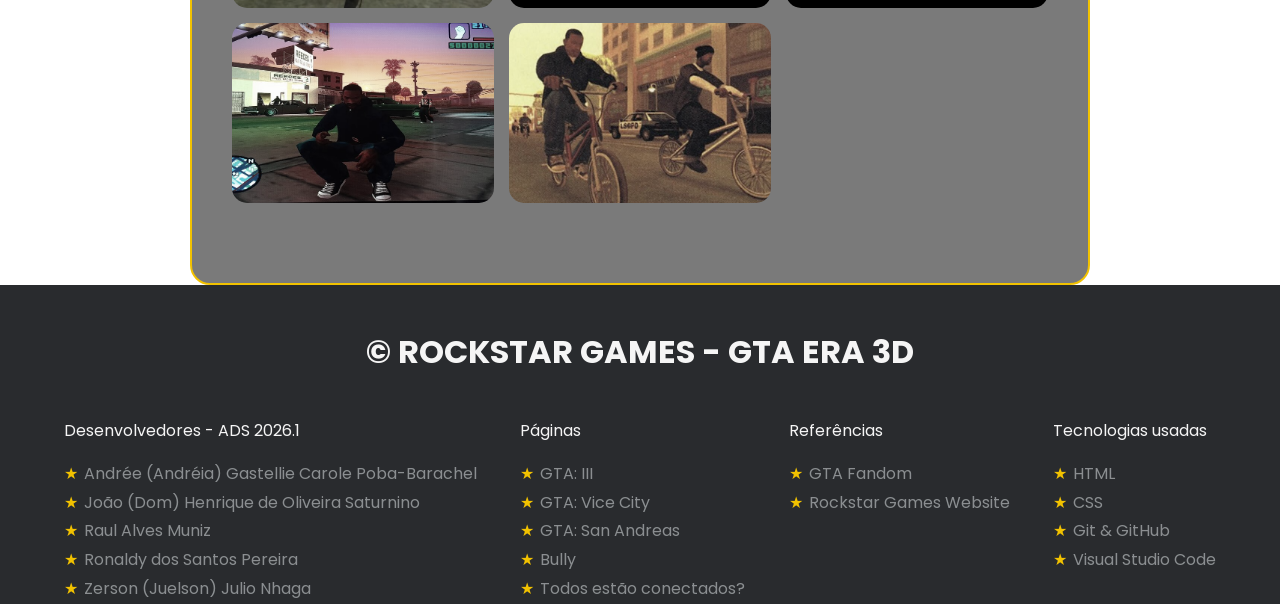
<file: pages/GTA-sandreas.html>
<!DOCTYPE html>
<html lang="pt-BR">

<head>
    <meta charset="UTF-8">
    <meta name="viewport" content="width=device-width, initial-scale=1.0">
    <title>GTA: San Andreas</title>
    <link rel="stylesheet" href="../assets/style/gta-san-andreas.css">
</head>

<body>

    <header>
        <nav class="menu">
            <a href="../index.html"><img src="../assets/images/gta-logos/rockstar-logo.png" alt="" class="rockstar"></a>
            <ul>
                <li><a href="gta3.html">GTA III</a></li>
                <li><a href="gta-vice-city.html">GTA VC</a></li>
                <li><a href="GTA-sandreas.html">GTA SA</a></li>
                <li><a href="bully.html">BULLY</a></li>
            </ul>
        </nav>
        <h1>Grand Theft Auto: San Andreas</h1>
    </header>
    <main>
        <section>
            <h2>Sobre o Jogo</h2>
            <p>
                Grand Theft Auto: San Andreas é um jogo de ação e aventura lançado em 2004.
                Foi desenvolvido pela Rockstar North e publicado pela Rockstar Games.
                O jogo se passa em San Andreas, um estado fictício inspirado na Califórnia
                e em Nevada no início dos anos 1990.
            </p>
        </section>

        <section>
            <h2>Personagem Principal</h2>
            <p>
                O personagem principal é Carl "CJ" Johnson, um jovem que retorna à sua
                cidade natal após o assassinato de sua mãe e acaba se envolvendo novamente
                com gangues e o crime nas ruas.
            </p>
        </section>

        <section>
            <h2>Jogabilidade</h2>
            <ul>
                <li>Exploração de mundo aberto em três cidades</li>
                <li>Missões da história</li>
                <li>Dirigir carros, motos, aviões e barcos</li>
                <li>Combate com armas</li>
                <li>Atividades paralelas e negócios</li>
                <li>Elementos de RPG como condicionamento físico e habilidades</li>
            </ul>
        </section>

        <section>
            <h2>Curiosidade</h2>
            <p>
                San Andreas é famoso pelo seu enorme mundo aberto, opções profundas de
                personalização e por ser um dos jogos mais vendidos e influentes de
                toda a série GTA.
            </p>
        </section>

        <section>
            <h2>A História</h2>

            <div class="phase">
                <h3>Parte I &mdash; O Retorno a Los Santos</h3>
                <p>
                    Depois de anos vivendo em Liberty City, Carl "CJ" Johnson volta para
                    Los Santos ao saber da morte de sua mãe, assassinada em um
                    drive-by. No funeral, reencontra o irmão mais velho, Sweet, a irmã
                    Kendl e os amigos de infância Ryder e Big Smoke — mas o clima de
                    reencontro dura pouco. Ao sair do cemitério, CJ é abordado por dois
                    policiais corruptos da unidade C.R.A.S.H., os oficiais Tenpenny e
                    Pulaski, que o incriminam pela morte de um policial e o forçam a
                    trabalhar para eles em troca de não ser preso.
                </p>
                <p>
                    Sem escolha, CJ se junta novamente à Grove Street Families, a
                    gangue da família, que está enfraquecida e perdendo território para
                    os rivais Ballas e Vagos. Ele passa a fazer entregas, tomar conta de
                    esquinas, participar de tiroteios de carro e "pichar" territórios
                    para reconquistar o respeito da vizinhança, tudo sob as ordens de
                    Sweet, que sonha em devolver a Grove Street Families à sua antiga
                    glória sem se envolver com drogas.
                </p>
                <p>
                    Aos poucos, CJ percebe que Big Smoke e Ryder estão lucrando às
                    escondidas com a venda de crack, contrariando os princípios de
                    Sweet. A tensão culmina em um ataque armado a um esconderijo rival
                    que se revela uma armadilha: a polícia aparece no momento exato,
                    Sweet é preso e CJ, ferido e traído pelos próprios amigos, é
                    obrigado a fugir de Los Santos para escapar da perseguição policial
                    e das gangues rivais.
                </p>
            </div>

            <div class="phase">
                <h3>Parte II &mdash; Fugindo para o Interior e San Fierro</h3>
                <p>
                    Escondido no interior de San Andreas, CJ conhece The Truth, um
                    hippie envolvido com cultivo de maconha e teorias da conspiração, e
                    começa a se envolver em corridas ilegais, roubos de veículos
                    agrícolas e sabotagens contra fazendeiros rivais. É também nessa
                    fase que ele aprende a pilotar aviões e helicópteros em uma escola
                    de voo, habilidade que se torna essencial mais adiante na história.
                </p>
                <p>
                    Ao chegar em San Fierro, CJ se aproxima da Tríade liderada por
                    Woozie, um chefe cego mas extremamente perigoso, e do hacker Zero,
                    dono de uma loja de aeromodelismo que também vende serviços de
                    sabotagem eletrônica. Junto com eles, CJ enfrenta o Loco Syndicate e
                    tríades rivais para expandir a influência do grupo pela cidade,
                    além de participar de corridas e disputas de rua para ganhar
                    dinheiro e reputação.
                </p>
                <p>
                    O ponto alto do ato é o planejamento de um grande assalto ao cassino
                    Caligula's Palace, em Las Venturas. Com a ajuda de Woozie, The
                    Truth, Ken Rosenberg e do trapaceiro Kent Paul, CJ recruta uma
                    equipe, estuda a segurança do cassino e executa um golpe elaborado
                    que rende milhões — mas que também chama a atenção de figuras
                    perigosas ligadas ao crime organizado de Las Venturas.
                </p>
            </div>

            <div class="phase">
                <h3>Parte III &mdash; Las Venturas, a Conspiração e o Retorno a Los Santos</h3>
                <p>
                    Já estabelecido em Las Venturas, CJ se envolve com famílias
                    mafiosas que disputam o controle dos cassinos da cidade,
                    negociando entre grupos rivais enquanto tenta expandir seus
                    próprios negócios. A trama ganha um tom mais bizarro quando CJ
                    é recrutado para investigar uma base militar secreta no deserto,
                    conhecida como Área 69, envolvida em experimentos e projetos
                    obscuros do governo — um mistério que nunca é totalmente
                    explicado, mas que reforça o clima de conspiração da região.
                </p>
                <p>
                    Enquanto isso, CJ descobre que Tenpenny e seus comparsas da
                    C.R.A.S.H. continuam manipulando a cidade nos bastidores, plantando
                    provas e extorquindo criminosos para lucrar às custas de Los
                    Santos. Ao mesmo tempo, chegam notícias de que Sweet continua preso
                    e que a Grove Street Families perdeu praticamente todo o seu
                    território para os Ballas.
                </p>
                <p>
                    CJ organiza um resgate para tirar Sweet da prisão e os dois
                    retornam a Los Santos para reconquistar, rua por rua, o antigo
                    território da gangue. A reta final da história leva ao confronto
                    direto com Big Smoke, agora um chefão do tráfico protegido pela
                    própria polícia, e culmina em uma perseguição contra Tenpenny, que
                    tenta fugir da cidade em polvorosa após seus crimes serem expostos.
                    O jogo se encerra com a Grove Street Families reunificada e CJ
                    finalmente vingando a morte da mãe e a traição que o perseguiu
                    durante toda a jornada.
                </p>
            </div>
        </section>

        <section>
            <h2>Personagens Principais</h2>
            <div class="characters-grid">

                <div class="character-card">
                    <div class="character-photo photo-cj"></div>
                    <div class="character-info">
                        <h3>CJ</h3>
                        <p>
                            Carl "CJ" Johnson é o protagonista da história. Ele deixou
                            Los Santos anos atrás para escapar da vida de gangue e
                            construir uma vida em Liberty City, mas retorna após a morte
                            da mãe. Ao longo do jogo, CJ evolui de um homem tentando
                            reconstruir sua família para o verdadeiro líder que devolve
                            a Grove Street Families à sua força original, enfrentando
                            traições, gangues rivais e policiais corruptos pelo caminho.
                        </p>
                    </div>
                </div>

                <div class="character-card">
                    <div class="character-photo photo-sweet"></div>
                    <div class="character-info">
                        <h3>Sweet</h3>
                        <p>
                            Sean "Sweet" Johnson é o irmão mais velho de CJ e o líder da
                            Grove Street Families. Diferente de outros membros da
                            gangue, Sweet se recusa a lucrar com drogas e acredita em
                            unidade e respeito entre as famílias de rua. É preso após
                            uma emboscada armada pelos próprios aliados de CJ, e seu
                            resgate se torna um dos objetivos centrais do terceiro ato.
                        </p>
                    </div>
                </div>

                <div class="character-card">
                    <div class="character-photo photo-big-smoke"></div>
                    <div class="character-info">
                        <h3>Big Smoke</h3>
                        <p>
                            Melvin "Big Smoke" Harris é um amigo de infância de CJ e
                            membro da Grove Street Families desde sempre. Por trás da
                            postura calma e das falas sobre "unidade" da gangue, Big
                            Smoke esconde uma ambição pessoal enorme, que o leva a trair
                            os amigos e se aliar à polícia corrupta e ao tráfico de
                            drogas em larga escala — tornando-se um dos maiores
                            antagonistas da trama.
                        </p>
                    </div>
                </div>

                <div class="character-card">
                    <div class="character-photo photo-ryder"></div>
                    <div class="character-info">
                        <h3>Ryder</h3>
                        <p>
                            Ryder é outro amigo de infância de CJ, conhecido pelo
                            humor sarcástico, o gosto por dinheiro fácil e a preguiça
                            para se comprometer com qualquer coisa que não lhe traga
                            vantagem imediata. Assim como Big Smoke, ele se envolve
                            secretamente no tráfico de drogas dentro do próprio bairro,
                            traindo a confiança de Sweet e CJ.
                        </p>
                    </div>
                </div>

                <div class="character-card">
                    <div class="character-photo photo-cesar"></div>
                    <div class="character-info">
                        <h3>Cesar Vialpando</h3>
                        <p>
                            Cesar é um membro dos Varrios Los Aztecas, uma gangue
                            latina originalmente rival da Grove Street Families. Ele se
                            torna um dos aliados mais leais de CJ ao longo da história,
                            além de namorado de Kendl, a irmã de CJ. É apaixonado por
                            carros rebaixados e ajuda CJ tanto em conflitos de rua
                            quanto em decisões pessoais da família.
                        </p>
                    </div>
                </div>

                <div class="character-card">
                    <div class="character-photo photo-tenpenny"></div>
                    <div class="character-info">
                        <h3>Oficial Tenpenny</h3>
                        <p>
                            Frank Tenpenny é um policial corrupto da unidade C.R.A.S.H.
                            (Community Resources Against Street Hoodlums), encarregada,
                            em teoria, de combater o crime organizado em Los Santos. Na
                            prática, Tenpenny manipula gangues, planta provas e chantageia
                            CJ desde o primeiro ato, usando seu distintivo para lucrar
                            com o próprio crime que deveria combater. É o maior
                            antagonista da história e o alvo final da perseguição de CJ.
                        </p>
                    </div>
                </div>

            </div>
        </section>

        <section>
            <h2>Desenvolvimento do Jogo</h2>
            <p>
                San Andreas foi construído pela Rockstar North usando uma versão
                aprimorada do motor RenderWare, o mesmo motor usado nos outros títulos
                de GTA da era PS2. A equipe expandiu significativamente a escala do
                mundo em relação aos jogos anteriores, unindo três cidades e áreas
                rurais em um único mapa contínuo pela primeira vez na série.
            </p>
            <ul>
                <li>Motor gráfico: RenderWare (fortemente modificado pela Rockstar North)</li>
                <li>Plataformas: PlayStation 2 (2004), Windows e Xbox (2005)</li>
                <li>Tempo de desenvolvimento: cerca de dois anos, com base no jogo anterior da série</li>
                <li>Novos sistemas: estatísticas estilo RPG, natação, escalada, academia e customização</li>
                <li>Tamanho do mundo: o maior mundo aberto da série até então</li>
            </ul>
        </section>

        <section>
            <h2>Galeria</h2>
            <p class="note">Capturas de tela de gameplay e de versões beta do jogo.</p>
            <div class="gallery-grid">
                <div class="gallery-photo photo-gameplay-1"></div>
                <div class="gallery-photo photo-gameplay-2"></div>
                <div class="gallery-photo photo-gameplay-3"></div>
                <div class="gallery-photo photo-gameplay-4"></div>
                <div class="gallery-photo photo-beta-1"></div>
                <div class="gallery-photo photo-beta-2"></div>
                <div class="gallery-photo photo-beta-3"></div>
                <div class="gallery-photo photo-beta-4"></div>
            </div>
        </section>

    </main>
    <footer>
        <h4>&copy <a href="https://www.rockstargames.com/">Rockstar Games</a> - GTA Era 3D</h4>
        <div>
            <div class="credits">
                <p>Desenvolvedores - ADS 2026.1</p>
                <ul>
                    <li>Andrée (Andréia) Gastellie Carole Poba-Barachel</li>
                    <li>João (Dom) Henrique de Oliveira Saturnino</li>
                    <li>Raul Alves Muniz</li>
                    <li>Ronaldy dos Santos Pereira</li>
                    <li>Zerson (Juelson) Julio Nhaga</li>
                </ul>
            </div>
            <div class="footer-nav">
                <p>Páginas</p>
                <ul>
                    <!-- <li><a href="../index.html">Inicio</a></li> -->
                    <li><a href="gta3.html">GTA: III</a></li>
                    <li><a href="gta-vice-city.html">GTA: Vice City</a></li>
                    <li><a href="GTA-sandreas.html">GTA: San Andreas</a></li>
                    <li><a href="bully.html">Bully</a></li>
                    <li><a href="conectados.html">Todos estão conectados?</a></li>
                </ul>
            </div>
            <div class="wiki">
                <p>Referências</p>
                <ul>
                    <li><a href="https://gta.fandom.com/wiki/Main_Page">GTA Fandom</a></li>
                    <li><a href="https://www.rockstargames.com/">Rockstar Games Website</a></li>
                </ul>
            </div>
            <div class="technologies">
                <p>Tecnologias usadas</p>
                <ul>
                    <li>HTML</li>
                    <li>CSS</li>
                    <li>Git & GitHub</li>
                    <li>Visual Studio Code</li>
                </ul>
            </div>
        </div>
    </footer>
</body>

</html>
</file>
<file: assets/style/home.css>
@import url('https://fonts.googleapis.com/css2?family=Poppins:ital,wght@0,100;0,200;0,300;0,400;0,500;0,600;0,700;0,800;0,900;1,100;1,200;1,300;1,400;1,500;1,600;1,700;1,800;1,900&family=Quicksand:wght@300..700&display=swap');
:root{
    --pri: #111516;
    --sec: #595e64;
    --highlights: #FFB106;
    --text: #d8dddf;
}
body{
    background-color: var(--pri);
    /* overflow: hidden; */
    color: var(--text);
    width: 100%;
    height: 100vh;
    margin: 0 auto;
    font-family: 'Poppins', sans-serif;
    font-size: 30px;
    text-align: center;
    display: flex;
    flex-direction: column;
    align-items: center;
    justify-content: center;
    /* row-gap: 40px; */
    text-transform: uppercase;
}
ul{
    display: grid;
    grid-template-columns: repeat(4, 1fr);
    /* grid-template-rows: 550px 3fr 3fr; */
    /* row-gap: 50px; */
    width: fit-content;
    margin: 0 auto;
    list-style-type: none;
    padding: 0;
    align-items: center;
    justify-content: center;
    column-gap: 20px;
}
li{
    list-style-type: none;
    width: fit-content;
    height: fit-content;
    align-items: center;
    justify-content: center;
}
img{
    width: 300px;
    height: 300px;
    transition: .4s;
    border-radius: 25px;
    filter: saturate(0);
}
/* div{
    min-width: 400px;
    min-height: 400px;
} */
img:hover{
    transform: scale(1.1) translateY(-10px);
    cursor: pointer;
    transition: .4s;
    /* box-shadow: 0px 0px 90px var(--highlights); */
    filter: saturate(1);
}
.gtavc{
    object-fit: cover;
    object-position: center;
}

@media (min-width: 430px) and (max-width: 767px){
    body{
        height: 100%;
    }
    ul{
        grid-template-columns: repeat(1, 1fr);
        column-gap: none;
        height: min-content;
    }
    li{
        width: 100%;
        height: 100%;
    }
    img{
        border-radius: 0px;
        width: 100%;
        height: 100%;
    }
    img:hover{
        transform: none;
    }
}
</file>
<file: assets/style/backup.css>
@import url('https://fonts.googleapis.com/css2?family=Poppins:ital,wght@0,100;0,200;0,300;0,400;0,500;0,600;0,700;0,800;0,900;1,100;1,200;1,300;1,400;1,500;1,600;1,700;1,800;1,900&family=Quicksand:wght@300..700&display=swap');

:root {
    --pri: #12121C;
    --sec: #595e64;
    --highlights: #FFB106;
    --text: #d8dddf;

    /* Standardized size for the character showcase images
       (.cassidy, .donaldlove, .catalina, .claude, .kenrosenberg, .leone) */
    --char-img-w: 450px;
    --char-img-h: 550px;
}

html {
    scroll-behavior: smooth;
    scrollbar-color: var(--highlights);
}

body {
    /* height: 100vh; */
    background-color: var(--pri);
    color: var(--text);
    margin: 0 auto;
    font-family: 'Quicksand', sans-serif;
    /* font-size: 1.5rem; */
    /* text-align: justify; */
    overflow-x: hidden;
}

.menu {
    display: flex;
    background-color: var(--highlights);
    align-items: center;
    padding: 10px;
    justify-content: space-between;
    width: 100%;
}

.menu ul {
    display: flex;
    gap: 30px;
    margin-right: 20px;
}

.menu li {
    list-style: none;
}

/* .menu button {
    background-color: var(--highlights);
    border: none;
    padding: 10px;
    transition: .4s;
    font-size: 20px;
    width: 150px
} */
.menu img {
    width: 50px;
    margin-left: 20px;
}

.menu button:hover {
    transition: .4s;
    transform: translateX(15px);
    cursor: pointer;
    filter: drop-shadow(var(--highlights) 0px 0px 10px);
}

.menu a {
    text-decoration: none;
    color: var(--pri);
    transition: .4s;
    font-weight: 900;
}

.menu a:hover {
    color: var(--text);
    transition: .4s;
}

menu::after {
    content: " ";
    position: absolute;
    bottom: 0;
    left: 0;
    width: 100%;
    height: 4px;
    background-color: var(--text);
}

.banner {
    display: flex;
    flex-direction: column;
    margin-top: 0;
    width: 100%;
    height: 1000px;
    /* background-color: var(--text); */
    justify-content: center;
    align-items: center;
    position: relative;
    overflow: hidden;
}

.backgroundBanner {
    background-image: url("/assets/images/backgrounds/games-banners.gif");
    background-position: center;
    background-size: cover;
    overflow: hidden;
    filter: saturate(0);
    opacity: 20%;
    z-index: -1;
    position: absolute;
    width: 100%;
    height: 100%;
}

h1 {
    margin: 0;
}

.start {
    text-decoration: none;
    color: var(--pri);
    background-color: var(--highlights);
    border-radius: 200px;
    margin: 20px;
    padding: 20px 40px 20px 40px;
    transition: .4s;
}

.cta p {
    font-size: 25px;
    font-weight: bolder;
}

.start::after {
    content: '↓';
    margin-left: 20px;
}

.start:hover {
    box-shadow: 0 0 50px var(--highlights);
    transform: translateY(-10px);
    transition: .4s;
}

.cta {
    display: flex;
    flex-direction: column;
    /* width: fit-content; */
    justify-content: center;
    align-items: center;
}

h2,
h3 {
    text-transform: uppercase;
    font-weight: 700;
    font-family: "Poppins", sans-serif;
}

h2 {
    font-size: 70px;
    text-align: center;
}

h3 {
    font-size: 50px;
    margin-bottom: 0;
}

.cassidy>.background {
    position: absolute;
    inset: 0;
    background: url("../images/backgrounds/the-shootist.jpg") center/cover;
    filter: blur(6px) saturate(0);
    z-index: -1;
    opacity: 30%;
}

.donaldlove>.background {
    position: absolute;
    inset: 0;
    background: url("../images/backgrounds/TheParty-GTAVC3.jpg") center/cover;
    filter: blur(6px) saturate(0);
    z-index: -1;
    opacity: 30%;
}

.catalina>.background {
    position: absolute;
    inset: 0;
    background: url("../images/backgrounds/Claude-GTASA-WithCatalina.jpg") center/cover;
    filter: blur(6px) saturate(0);
    z-index: -1;
    opacity: 30%;
}

.claude>.background {
    position: absolute;
    inset: 0;
    background: url("../images/backgrounds/Claude-GTASA-WuZiMu.jpg") center/cover;
    filter: blur(6px) saturate(0);
    z-index: -1;
    opacity: 30%;
}

.leone>.background {
    position: absolute;
    inset: 0;
    background: url("../images/backgrounds/TheIntroduction-GTASA-SS15-SalvatoreLeone.jpg") center/cover;
    filter: blur(6px) saturate(0);
    z-index: -1;
    opacity: 30%;
}

.kenrosenberg>.background {
    position: absolute;
    inset: 0;
    background: url("../images/backgrounds/Catalina-GTAIII-RansomMoney.jpg") center/cover;
    filter: blur(6px) saturate(0);
    opacity: 30%;
    z-index: -1;
}

.cassidy,
.donaldlove,
.catalina,
.claude,
.kenrosenberg,
.leone {
    display: flex;
    flex-wrap: wrap;
    gap: 100px;
    justify-content: center;
    align-items: center;
    position: relative;
    padding: 80px 0;
    border: solid 2px var(--highlights);
}

.cassidy,
.donaldlove {
    flex-direction: row;
}

.catalina,
.claude,
.kenrosenberg,
.leone {
    flex-direction: row-reverse;
}

/* Standardized figure/image box: every character portrait now
   shares the exact same footprint, regardless of the source
   image's native size or aspect ratio. */
.catalina>figure,
.claude>figure,
.kenrosenberg>figure,
.leone>figure,
.cassidy>figure,
.donaldlove>figure {
    width: var(--char-img-w);
    height: var(--char-img-h);
    max-width: 90vw;
    margin: 0;
    flex-shrink: 0;
    border-radius: 12px;
    overflow: hidden;
}

.catalina img,
.claude img,
.kenrosenberg img,
.leone img,
.cassidy img,
.donaldlove img {
    display: block;
    width: 100%;
    height: 100%;
    object-fit: cover;
    object-position: center top;
}

.catalina>div:not(.background),
.claude>div:not(.background),
.kenrosenberg>div:not(.background),
.leone>div:not(.background),
.cassidy>div:not(.background),
.donaldlove>div:not(.background) {
    flex: 1 1 350px;
    min-width: 280px;
    max-width: 600px;
    margin: 0;
}

.cta {
    margin: 100px;
}

section img {
    max-width: 400px;
    width: 100%;
}

h4 {
    text-align: center;
}

.daniel-zero>div,
.dad-son>div {
    display: flex;
    flex-direction: column;
    gap: 50px;
    align-items: center;
}

.bully>ul {
    display: grid;
    grid-template-columns: repeat(auto-fit, minmax(280px, 1fr));
    gap: 30px;
    align-items: stretch;
    padding: 0px;
    margin: 40px auto 0;
    width: 100%;
}

.bully li {
    list-style: none;
    width: 100%;
    border: solid 2px var(--highlights);
}

.bully>ul img {
    width: 100%;
    aspect-ratio: 4/3;
    object-fit: cover;
    border-radius: 8px;
    transition: .4s;
}

.bully>ul img:hover {
    filter: saturate(0);
    opacity: 30%;
    transition: .4s;
    cursor: pointer;
}

/* p{
    width: 70%;
} */
.manhunt>.content {
    display: flex;
    gap: 5%
}

.cash {
    /* float: right; */
    /* width: 500px; */
    max-width: 500px;
    width: fit-content;
    /* margin-right: 10px; */
    aspect-ratio: 1/1;
    object-fit: cover;
}

.dad-son>div>img {
    width: 100%;
    max-width: 1000px;
}

.daniel-zero img {
    width: 500px;
    max-width: 100%;
    float: right;
}

.bully,
.theories {
    margin: 100px;
}

.bully h3,
.theories h3 {
    text-align: center;
}

.grid-manhunt {
    display: grid;
    grid-template-columns: repeat(auto-fit, minmax(250px, 1fr));
    gap: 50px;
    margin-top: 100px;
    width: 100%;
    align-items: stretch;
    justify-items: center;
}

.grid-manhunt>div {
    width: 100%;
    /* max-width: 320px; */
    background-color: #ffb006a8;
    color: var(--pri);
    border-radius: 25px;
    padding: 40px;
    display: flex;
    flex-direction: column;
    transition: .4s;
    /* border: 4px var(--pri) solid; */
    align-items: center;
    height: 100%;
    box-sizing: border-box;
}

.grid-manhunt>div:hover {
    box-shadow: 0px 0px 50px var(--highlights);
    transform: translateY(50px);
    cursor: pointer;
    transition: .4s;
}

.locals {
    width: fit-content
}

/* .locals img {
    width: 100%;
} */

.banner-cash {
    /* width: 100%; */
    margin: 0;
    /* height: 760px; */
    background-image: url("https://static.wikia.nocookie.net/manhuntgame/images/0/0b/JamesEarlCash-MH-PreRenderedCutscene-FuelledbyHate.png/revision/latest/scale-to-width-down/1000?cb=20250928194902");
    background-position: center;
    background-repeat: no-repeat;
    background-size: cover;
}

iframe {
    border: solid 2px var(--highlights);
    width: 85%;
    height: 900px;
}

.manhunt>.background {
    position: absolute;
    inset: 0;
    background: url("../images/backgrounds/las-venturas.png") center/cover;
    filter: blur(6px);
    z-index: -1;
    opacity: 50%;
}

.manhunt {
    position: relative;
    padding: 100px;
}

footer {
    background-color: #292b2e;
    display: flex;
    flex-direction: column;
    justify-content: center;
    align-items: center;
}

footer>h4>a {
    text-decoration: none;
    color: var(--text);
}

footer div a {
    color: #d8dddf8f;
    text-decoration: none;
    transition: .4s;
}

footer div a:hover,
footer li:hover {
    color: var(--text);
    transition: .4s;
}

footer li {
    list-style: none;
    color: #d8dddf8f;
}

footer>div {
    width: 90%;
    display: flex;
    justify-content: space-between;
}

footer h4 {
    text-transform: uppercase;
    font-size: 2rem;
}

.credits>p,
.credits ul,
.footer-nav>p,
.footer-nav ul,
.wiki>p,
.wiki ul,
.technologies>p,
.technologies ul {
    margin-top: 0;
}

li::before {
    content: "★";
    color: var(--highlights);
    /* position: absolute; */
    left: 0;
}

@media (min-width: 766px) and (max-width: 1100px) {

    .menu{
        padding: 15px 25px;
    }

    .menu ul{
        gap:20px;
        margin-right:0;
    }

    .banner{
        height:700px;
        padding:0 40px;
        text-align:center;
    }

    h2{
        font-size:55px;
    }

    h3{
        font-size:38px;
    }

    .cta{
        margin:60px 40px;
    }

    .manhunt{
        padding:60px 40px;
    }

    .manhunt>.content{
        flex-direction:column;
        align-items:center;
    }

    .cash{
        max-width:450px;
        width:100%;
    }

    iframe{
        width:100%;
        height:500px;
    }

    footer>div{
        flex-wrap:wrap;
        gap:40px;
        justify-content:center;
        text-align:center;
    }
}

@media (min-width:330px) and (max-width:765px){
    .menu{
        display: none;
    }
    h2{
        font-size:2.2rem;
        line-height:1.2;
    }

    h3{
        font-size:1.8rem;
        text-align:center;
    }

    p{
        text-align:justify;
    }

    .banner{
        height:100vh;
        padding:20px;
        text-align:center;
    }

    .cta{
        margin:40px 20px;
    }

    .cta p{
        font-size:20px;
        
    }

    .start{
        padding:16px 28px;
        font-size:1rem;
        text-align: center;
    }

    .manhunt{
        padding:40px 20px;
    }

    .manhunt>.content{
        display:flex;
        flex-direction:column;
        gap:30px;
        align-items:center;
    }

    .cash{
        width:100%;
        max-width:350px;
    }

    .grid-manhunt>div{
        padding:25px;
    }

    footer{
        padding:40px 20px;
    }

    footer>div{
        flex-direction:column;
        align-items:center;
        text-align:center;
        gap:35px;
    }

    footer h4{
        font-size:1.5rem;
    }

    footer ul{
        padding:0;
    }

    .menu img{
        margin-left:0;
    }
}
</file>
